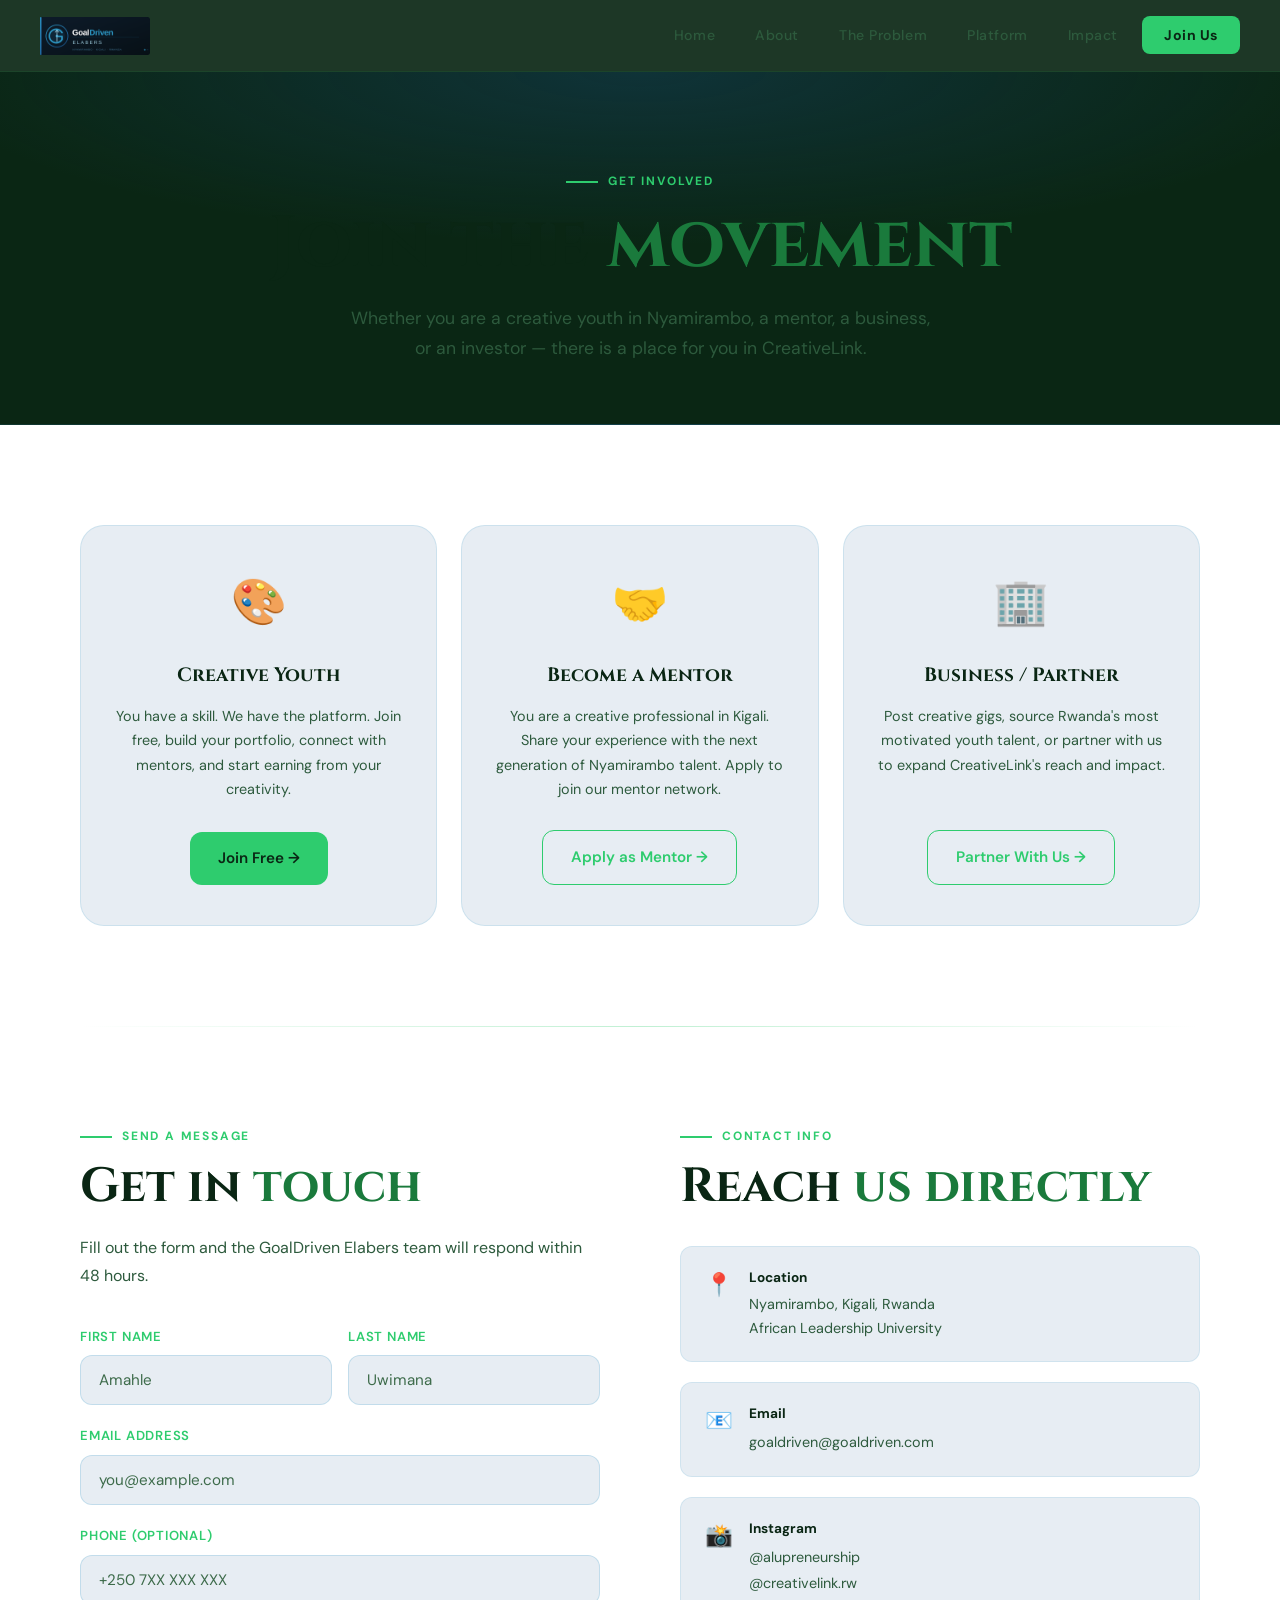
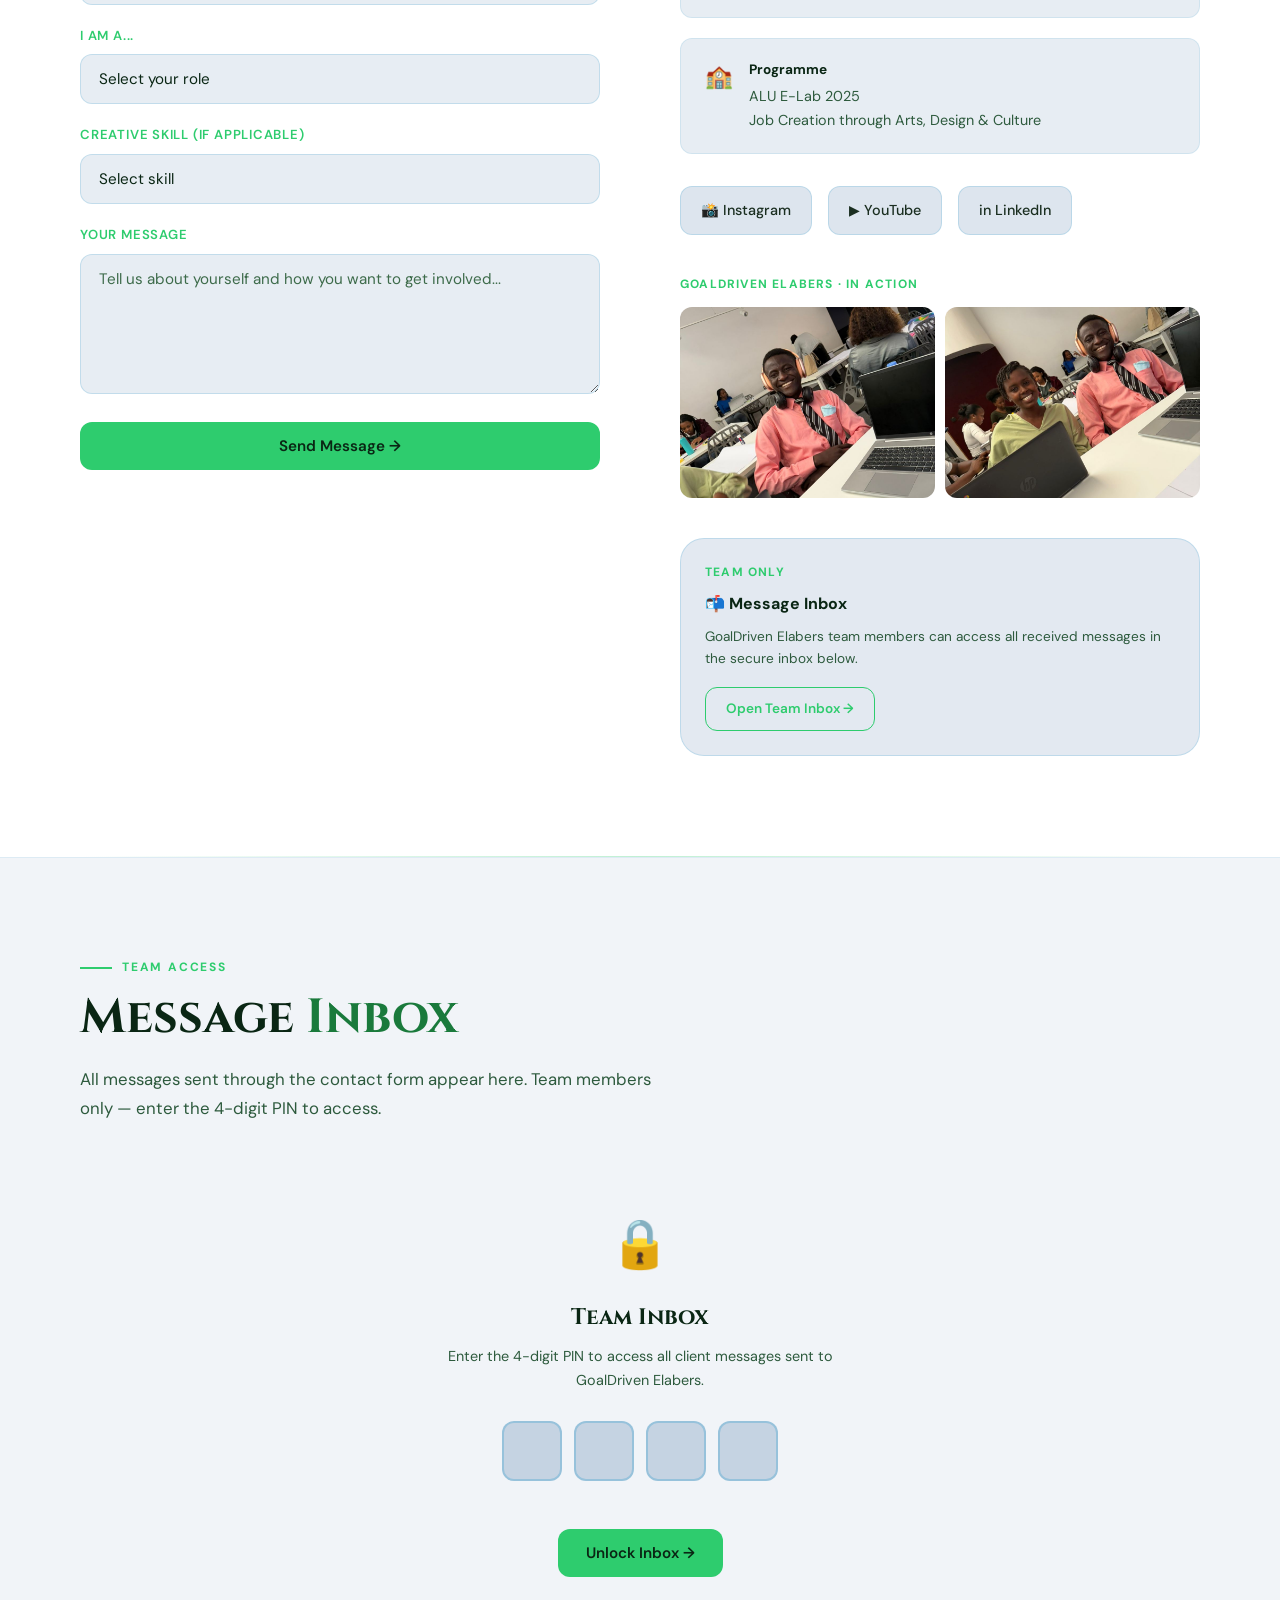
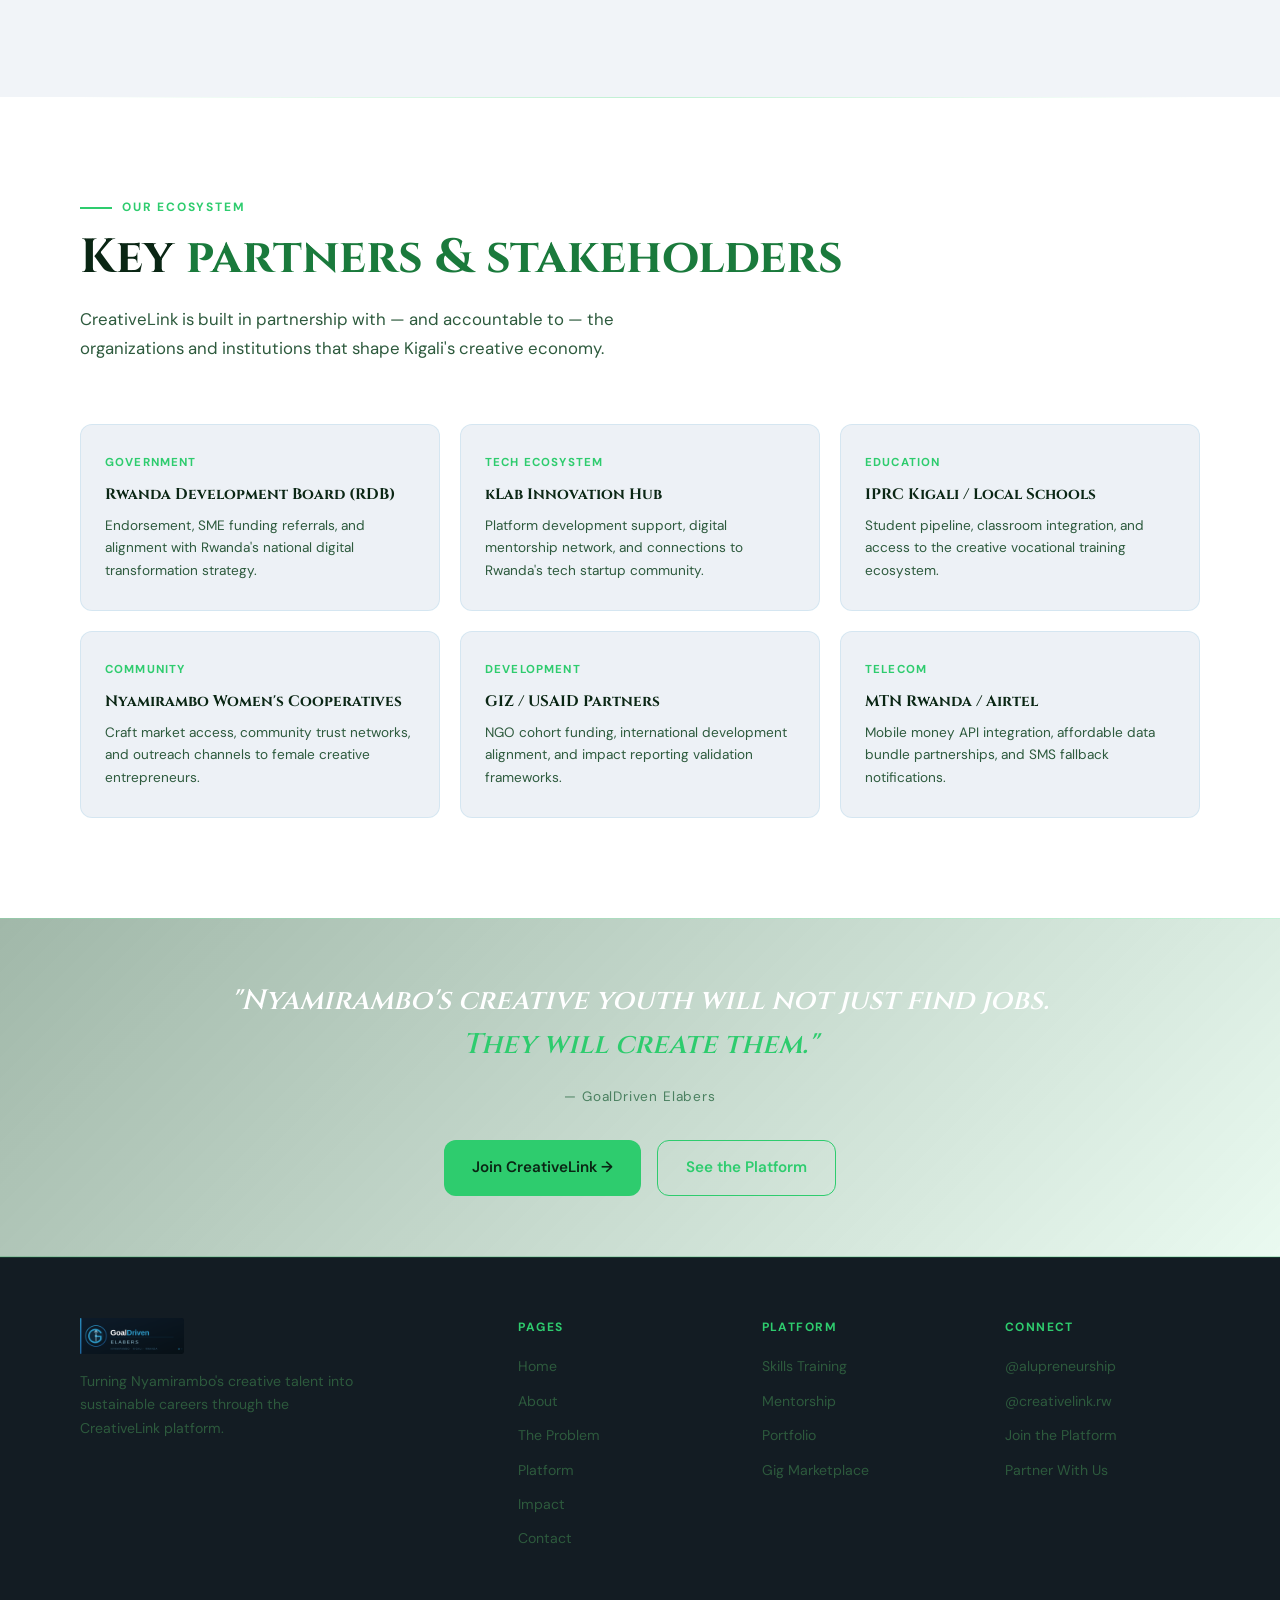
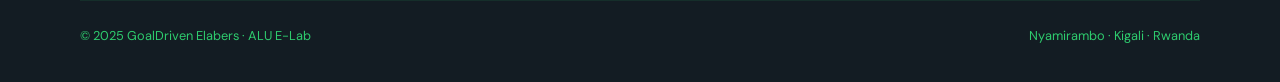
<file: contact.html>
<!DOCTYPE html>
<html lang="en">
<head>
  <meta charset="UTF-8" />
  <meta name="viewport" content="width=device-width, initial-scale=1.0" />
  <title>Join Us & Messages — CreativeLink</title>
  <link rel="stylesheet" href="css/style.css" />
  <style>
    .reveal { opacity: 0; transform: translateY(30px); transition: opacity 0.7s ease, transform 0.7s ease; }
    .reveal.revealed { opacity: 1; transform: translateY(0); }
    .reveal-delay-1 { transition-delay: 0.1s; }
    .reveal-delay-2 { transition-delay: 0.2s; }
    .reveal-delay-3 { transition-delay: 0.3s; }

    .page-hero {
      padding: 100px 80px 60px;
      background: radial-gradient(ellipse 80% 70% at 50% 0%, rgba(27,79,138,0.3) 0%, transparent 70%), var(--navy);
      border-bottom: 1px solid rgba(46,156,202,0.12);
      text-align: center;
    }

    /* Join options */
    .join-grid { display: grid; grid-template-columns: repeat(3, 1fr); gap: 24px; }
    .join-card {
      background: rgba(27,79,138,0.1);
      border: 1px solid rgba(46,156,202,0.15);
      border-radius: var(--radius-lg);
      padding: 40px 32px;
      text-align: center;
      transition: all var(--transition);
      display: flex; flex-direction: column; align-items: center;
    }
    .join-card:hover { border-color: rgba(46,156,202,0.4); transform: translateY(-4px); box-shadow: var(--glow); }
    .join-icon { font-size: 2.8rem; margin-bottom: 20px; }
    .join-card h3 { font-family: var(--font-display); font-size: 1.2rem; color: var(--navy); margin-bottom: 12px; }
    .join-card p { font-size: 0.9rem; color: #2d5a3d; line-height: 1.7; margin-bottom: 28px; flex: 1; }

    /* Form */
    .form-grid { display: grid; grid-template-columns: 1fr 1fr; gap: 80px; align-items: start; }
    .form-group { margin-bottom: 20px; }
    .form-group label {
      display: block; font-size: 0.82rem; font-weight: 600; color: var(--sky);
      letter-spacing: 0.06em; text-transform: uppercase; margin-bottom: 8px;
    }
    .form-group input,
    .form-group select,
    .form-group textarea {
      width: 100%; background: rgba(27,79,138,0.1); border: 1px solid rgba(46,156,202,0.2);
      border-radius: var(--radius); padding: 14px 18px; color: var(--navy);
      font-family: var(--font-body); font-size: 0.95rem; outline: none;
      transition: border-color var(--transition); appearance: none;
    }
    .form-group input:focus,
    .form-group select:focus,
    .form-group textarea:focus { border-color: var(--sky); background: rgba(46,156,202,0.08); }
    .form-group input::placeholder, .form-group textarea::placeholder { color: #3d6b4a; }
    .form-group select option { background: var(--navy); color: var(--navy); }
    .form-group textarea { resize: vertical; min-height: 140px; }
    .form-row { display: grid; grid-template-columns: 1fr 1fr; gap: 16px; }

    /* Contact info */
    .contact-info { display: flex; flex-direction: column; gap: 20px; }
    .info-item {
      display: flex; align-items: flex-start; gap: 16px;
      padding: 20px 24px; background: rgba(27,79,138,0.1);
      border: 1px solid rgba(46,156,202,0.12); border-radius: var(--radius);
      transition: all var(--transition);
    }
    .info-item:hover { border-color: rgba(46,156,202,0.3); }
    .info-icon { font-size: 1.4rem; flex-shrink: 0; }
    .info-item h4 { font-size: 0.85rem; font-weight: 700; color: var(--navy); margin-bottom: 4px; }
    .info-item p, .info-item a { font-size: 0.9rem; color: #2d5a3d; }
    .info-item a:hover { color: var(--sky); }
    .social-row { display: flex; gap: 16px; flex-wrap: wrap; margin-top: 32px; }
    .social-btn {
      display: inline-flex; align-items: center; gap: 10px;
      background: rgba(27,79,138,0.15); border: 1px solid rgba(46,156,202,0.2);
      border-radius: var(--radius); padding: 12px 20px; color: var(--text);
      font-size: 0.9rem; font-weight: 500; transition: all var(--transition); text-decoration: none;
    }
    .social-btn:hover { border-color: var(--sky); background: rgba(46,156,202,0.1); color: var(--sky); }

    /* ── INBOX ── */
    #inbox-section {
      background: rgba(27,79,138,0.06);
      border-top: 1px solid rgba(46,156,202,0.1);
    }
    .inbox-lock {
      max-width: 420px; margin: 0 auto; text-align: center; padding: 20px 0;
    }
    .inbox-lock .lock-icon { font-size: 3rem; margin-bottom: 16px; }
    .inbox-lock h3 { font-family: var(--font-display); font-size: 1.4rem; color: var(--navy); margin-bottom: 8px; }
    .inbox-lock p { color: #2d5a3d; margin-bottom: 28px; font-size: 0.9rem; line-height: 1.7; }
    .pin-input-row { display: flex; gap: 12px; justify-content: center; margin-bottom: 16px; }
    .pin-input-row input {
      width: 60px; height: 60px; text-align: center; font-size: 1.6rem; font-weight: 700;
      background: rgba(27,79,138,0.2); border: 2px solid rgba(46,156,202,0.3);
      border-radius: var(--radius); color: var(--navy); outline: none;
      transition: border-color var(--transition);
    }
    .pin-input-row input:focus { border-color: var(--sky); }
    #pin-error { color: #ff6b6b; font-size: 0.85rem; min-height: 20px; margin-bottom: 8px; }

    /* Inbox panel */
    #inbox-panel { display: none; }
    .inbox-header {
      display: flex; align-items: center; justify-content: space-between;
      margin-bottom: 28px; flex-wrap: wrap; gap: 16px;
    }
    .inbox-header h3 { font-family: var(--font-display); font-size: 1.4rem; color: var(--navy); }
    .inbox-stats { display: flex; gap: 20px; }
    .inbox-stat {
      background: rgba(27,79,138,0.2); border: 1px solid rgba(46,156,202,0.2);
      border-radius: var(--radius); padding: 10px 18px; text-align: center;
    }
    .inbox-stat .num { font-size: 1.4rem; font-weight: 700; color: var(--sky); }
    .inbox-stat .lbl { font-size: 0.72rem; color: #3d6b4a; text-transform: uppercase; letter-spacing: 0.07em; }
    .inbox-actions { display: flex; gap: 12px; }
    .msg-filter {
      display: flex; gap: 8px; margin-bottom: 20px; flex-wrap: wrap;
    }
    .filter-btn {
      background: rgba(27,79,138,0.1); border: 1px solid rgba(46,156,202,0.15);
      border-radius: 100px; padding: 6px 16px; color: #2d5a3d;
      font-size: 0.8rem; font-weight: 600; cursor: pointer; transition: all var(--transition);
    }
    .filter-btn.active, .filter-btn:hover { background: rgba(46,156,202,0.15); border-color: var(--sky); color: var(--sky); }
    .messages-list { display: flex; flex-direction: column; gap: 12px; }
    .msg-card {
      background: rgba(255,255,255,0.03); border: 1px solid rgba(46,156,202,0.15);
      border-radius: var(--radius-lg); padding: 20px 24px;
      transition: all var(--transition); cursor: pointer; position: relative;
    }
    .msg-card:hover { border-color: rgba(46,156,202,0.4); background: rgba(27,79,138,0.15); }
    .msg-card.unread { border-left: 3px solid var(--sky); }
    .msg-card.unread .msg-name { color: var(--navy); }
    .msg-top { display: flex; align-items: flex-start; justify-content: space-between; gap: 16px; margin-bottom: 8px; }
    .msg-name { font-weight: 700; font-size: 0.95rem; color: var(--light); }
    .msg-time { font-size: 0.75rem; color: #3d6b4a; flex-shrink: 0; }
    .msg-meta { display: flex; gap: 10px; margin-bottom: 8px; flex-wrap: wrap; }
    .msg-tag {
      font-size: 0.7rem; font-weight: 700; padding: 3px 10px; border-radius: 100px;
      text-transform: uppercase; letter-spacing: 0.07em;
    }
    .msg-tag.youth { background: rgba(46,156,202,0.15); color: var(--sky); }
    .msg-tag.mentor { background: rgba(46,175,100,0.15); color: #4ecb71; }
    .msg-tag.business { background: rgba(255,193,7,0.15); color: #ffc107; }
    .msg-tag.investor { background: rgba(212,175,55,0.2); color: #d4af37; }
    .msg-tag.other { background: rgba(150,100,200,0.15); color: #b57bee; }
    .msg-tag.unread-badge { background: rgba(46,156,202,0.2); color: var(--sky); }
    .msg-preview { font-size: 0.88rem; color: #2d5a3d; line-height: 1.5; }
    .msg-email { font-size: 0.78rem; color: #3d6b4a; margin-top: 4px; }

    /* Message detail modal */
    .msg-detail {
      display: none; position: fixed; inset: 0; z-index: 9999;
      background: rgba(8,18,32,0.92); align-items: center; justify-content: center; padding: 24px;
    }
    .msg-detail.open { display: flex; }
    .msg-detail-inner {
      background: #0d1b2a; border: 1px solid rgba(46,156,202,0.25);
      border-radius: var(--radius-lg); width: 100%; max-width: 620px;
      max-height: 85vh; overflow-y: auto; padding: 36px 40px;
    }
    .msg-detail-header { display: flex; justify-content: space-between; align-items: flex-start; margin-bottom: 24px; }
    .msg-detail-header h4 { font-family: var(--font-display); font-size: 1.2rem; color: var(--navy); }
    .close-btn {
      background: rgba(255,255,255,0.08); border: 1px solid rgba(255,255,255,0.12);
      border-radius: 50%; width: 36px; height: 36px; color: #2d5a3d;
      font-size: 1rem; cursor: pointer; display: flex; align-items: center; justify-content: center;
      transition: all var(--transition); flex-shrink: 0;
    }
    .close-btn:hover { background: rgba(255,100,100,0.2); color: #ff6b6b; border-color: #ff6b6b; }
    .detail-field { margin-bottom: 14px; }
    .detail-label { font-size: 0.75rem; text-transform: uppercase; letter-spacing: 0.08em; color: #3d6b4a; margin-bottom: 4px; }
    .detail-val { font-size: 0.95rem; color: var(--text); }
    .detail-msg {
      background: rgba(27,79,138,0.1); border: 1px solid rgba(46,156,202,0.15);
      border-radius: var(--radius); padding: 16px 20px; color: #2d5a3d;
      line-height: 1.75; font-size: 0.95rem; margin-top: 8px;
    }
    .reply-btn {
      display: inline-flex; align-items: center; gap: 8px; margin-top: 20px;
      background: rgba(46,156,202,0.15); border: 1px solid var(--sky);
      border-radius: var(--radius); padding: 12px 24px;
      color: var(--sky); font-weight: 600; font-size: 0.9rem;
      text-decoration: none; transition: all var(--transition); cursor: pointer;
    }
    .reply-btn:hover { background: rgba(46,156,202,0.25); }
    .mark-read-btn {
      display: inline-flex; align-items: center; gap: 8px; margin-top: 20px; margin-left: 12px;
      background: rgba(78,203,113,0.1); border: 1px solid #4ecb71;
      border-radius: var(--radius); padding: 12px 24px;
      color: #4ecb71; font-weight: 600; font-size: 0.9rem; cursor: pointer;
      transition: all var(--transition);
    }
    .mark-read-btn:hover { background: rgba(78,203,113,0.2); }
    .empty-inbox {
      text-align: center; padding: 60px 20px; color: #3d6b4a;
    }
    .empty-inbox .ico { font-size: 3rem; margin-bottom: 16px; opacity: 0.5; }
    .logout-btn {
      background: transparent; border: 1px solid rgba(255,100,100,0.3);
      border-radius: var(--radius); padding: 8px 18px; color: rgba(255,150,150,0.8);
      font-size: 0.82rem; cursor: pointer; transition: all var(--transition);
    }
    .logout-btn:hover { border-color: #ff6b6b; color: #ff6b6b; background: rgba(255,100,100,0.08); }

    /* Partners */
    .partner-grid { display: grid; grid-template-columns: repeat(3, 1fr); gap: 20px; }
    .partner-card {
      background: rgba(27,79,138,0.08); border: 1px solid rgba(46,156,202,0.12);
      border-radius: var(--radius); padding: 28px 24px; transition: all var(--transition);
    }
    .partner-card:hover { border-color: rgba(46,156,202,0.3); transform: translateY(-3px); }
    .partner-card h4 { font-family: var(--font-display); font-size: 0.95rem; color: var(--navy); margin-bottom: 8px; }
    .partner-card p { font-size: 0.85rem; color: #2d5a3d; line-height: 1.65; }
    .partner-type { font-size: 0.72rem; font-weight: 700; letter-spacing: 0.1em; color: var(--sky); text-transform: uppercase; margin-bottom: 10px; }

    @media (max-width: 1024px) {
      .join-grid { grid-template-columns: 1fr; }
      .form-grid { grid-template-columns: 1fr; }
      .partner-grid { grid-template-columns: repeat(2, 1fr); }
    }
    @media (max-width: 768px) {
      .page-hero { padding: 80px 24px 48px; }
      .form-row { grid-template-columns: 1fr; }
      .partner-grid { grid-template-columns: 1fr; }
      .inbox-stats { flex-wrap: wrap; }
      .msg-detail-inner { padding: 24px 20px; }
    }
  </style>
</head>
<body>

<nav id="navbar">
  <a class="nav-logo" href="index.html"><img src="assets/logo_horizontal.png" alt="GoalDriven Elabers" /></a>
  <ul class="nav-links">
    <li><a href="index.html">Home</a></li>
    <li><a href="about.html">About</a></li>
    <li><a href="problem.html">The Problem</a></li>
    <li><a href="platform.html">Platform</a></li>
    <li><a href="impact.html">Impact</a></li>
    <li><a href="contact.html" class="nav-cta">Join Us</a></li>
  </ul>
  <div class="nav-hamburger"><span></span><span></span><span></span></div>
</nav>

<div class="page">

  <!-- HERO -->
  <div class="page-hero">
    <div class="section-label" style="justify-content:center;">Get Involved</div>
    <h1 class="section-title" style="font-size:clamp(2.5rem,6vw,4.5rem);margin-bottom:16px;">Join the <span>movement</span></h1>
    <p style="font-size:1.1rem;color:#2d5a3d;max-width:580px;margin:0 auto;line-height:1.75;">Whether you are a creative youth in Nyamirambo, a mentor, a business, or an investor — there is a place for you in CreativeLink.</p>
  </div>

  <!-- JOIN OPTIONS -->
  <section>
    <div class="join-grid">
      <div class="join-card reveal">
        <div class="join-icon">🎨</div>
        <h3>Creative Youth</h3>
        <p>You have a skill. We have the platform. Join free, build your portfolio, connect with mentors, and start earning from your creativity.</p>
        <a href="#contact-form" class="btn btn-primary">Join Free →</a>
      </div>
      <div class="join-card reveal reveal-delay-1">
        <div class="join-icon">🤝</div>
        <h3>Become a Mentor</h3>
        <p>You are a creative professional in Kigali. Share your experience with the next generation of Nyamirambo talent. Apply to join our mentor network.</p>
        <a href="#contact-form" class="btn btn-outline">Apply as Mentor →</a>
      </div>
      <div class="join-card reveal reveal-delay-2">
        <div class="join-icon">🏢</div>
        <h3>Business / Partner</h3>
        <p>Post creative gigs, source Rwanda's most motivated youth talent, or partner with us to expand CreativeLink's reach and impact.</p>
        <a href="#contact-form" class="btn btn-outline">Partner With Us →</a>
      </div>
    </div>
  </section>

  <div class="divider"></div>

  <!-- CONTACT FORM + INFO -->
  <section id="contact-form">
    <div class="form-grid">

      <!-- FORM -->
      <div>
        <div class="section-label">Send a Message</div>
        <h2 class="section-title">Get in <span>touch</span></h2>
        <p style="color:#2d5a3d;margin-bottom:36px;line-height:1.75;">Fill out the form and the GoalDriven Elabers team will respond within 48 hours.</p>

        <form id="contact-form-el" onsubmit="handleSubmit(event)">
          <div class="form-row">
            <div class="form-group">
              <label>First Name</label>
              <input type="text" id="f-first" placeholder="Amahle" required />
            </div>
            <div class="form-group">
              <label>Last Name</label>
              <input type="text" id="f-last" placeholder="Uwimana" required />
            </div>
          </div>
          <div class="form-group">
            <label>Email Address</label>
            <input type="email" id="f-email" placeholder="you@example.com" required />
          </div>
          <div class="form-group">
            <label>Phone (Optional)</label>
            <input type="tel" id="f-phone" placeholder="+250 7XX XXX XXX" />
          </div>
          <div class="form-group">
            <label>I am a...</label>
            <select id="f-role" required>
              <option value="" disabled selected>Select your role</option>
              <option>Creative Youth (Nyamirambo)</option>
              <option>Creative Professional / Mentor</option>
              <option>Business / Event Organizer</option>
              <option>NGO / Development Organization</option>
              <option>Investor / Grant Maker</option>
              <option>Journalist / Media</option>
              <option>Other</option>
            </select>
          </div>
          <div class="form-group">
            <label>Creative Skill (if applicable)</label>
            <select id="f-skill">
              <option value="" disabled selected>Select skill</option>
              <option>Tailoring / Fashion</option>
              <option>Music / Audio Production</option>
              <option>Graphic Design</option>
              <option>Photography / Videography</option>
              <option>Crafts / Handmade Goods</option>
              <option>Other Creative Skill</option>
              <option>N/A</option>
            </select>
          </div>
          <div class="form-group">
            <label>Your Message</label>
            <textarea id="f-msg" placeholder="Tell us about yourself and how you want to get involved..."></textarea>
          </div>
          <button type="submit" class="btn btn-primary" style="width:100%;justify-content:center;">
            Send Message →
          </button>
        </form>

        <div id="form-success" style="display:none;margin-top:20px;padding:20px;background:rgba(46,156,202,0.1);border:1px solid rgba(46,156,202,0.3);border-radius:var(--radius);color:var(--sky);text-align:center;">
          ✅ Message received! The GoalDriven Elabers team will be in touch within 48 hours.
        </div>
      </div>

      <!-- CONTACT INFO -->
      <div>
        <div class="section-label">Contact Info</div>
        <h2 class="section-title">Reach <span>us directly</span></h2>
        <div class="contact-info" style="margin-top:32px;">
          <div class="info-item reveal">
            <span class="info-icon">📍</span>
            <div>
              <h4>Location</h4>
              <p>Nyamirambo, Kigali, Rwanda<br/>African Leadership University</p>
            </div>
          </div>
          <div class="info-item reveal reveal-delay-1">
            <span class="info-icon">📧</span>
            <div>
              <h4>Email</h4>
              <a href="mailto:goaldriven@goaldriven.com">goaldriven@goaldriven.com</a>
            </div>
          </div>
          <div class="info-item reveal reveal-delay-2">
            <span class="info-icon">📸</span>
            <div>
              <h4>Instagram</h4>
              <a href="#">@alupreneurship</a><br/>
              <a href="#">@creativelink.rw</a>
            </div>
          </div>
          <div class="info-item reveal reveal-delay-3">
            <span class="info-icon">🏫</span>
            <div>
              <h4>Programme</h4>
              <p>ALU E-Lab 2025<br/>Job Creation through Arts, Design & Culture</p>
            </div>
          </div>
        </div>
        <div class="social-row">
          <a href="#" class="social-btn">📸 Instagram</a>
          <a href="#" class="social-btn">▶ YouTube</a>
          <a href="#" class="social-btn">in LinkedIn</a>
        </div>

        <!-- TEAM PHOTOS -->
        <div style="margin-top:40px;" class="reveal">
          <div style="font-size:0.75rem;font-weight:700;letter-spacing:0.1em;text-transform:uppercase;color:var(--sky);margin-bottom:12px;">GoalDriven Elabers · In Action</div>
          <div style="display:grid;grid-template-columns:1fr 1fr;gap:10px;">
            <div style="border-radius:var(--radius);overflow:hidden;aspect-ratio:4/3;">
              <img src="assets/group5.jpeg" alt="GoalDriven Elabers" style="width:100%;height:100%;object-fit:cover;display:block;"/>
            </div>
            <div style="border-radius:var(--radius);overflow:hidden;aspect-ratio:4/3;">
              <img src="assets/group3.jpeg" alt="GoalDriven Elabers at ALU" style="width:100%;height:100%;object-fit:cover;display:block;"/>
            </div>
          </div>
        </div>
        <div style="margin-top:40px;padding:24px;background:rgba(27,79,138,0.12);border:1px solid rgba(46,156,202,0.2);border-radius:var(--radius-lg);">
          <div style="font-size:0.75rem;font-weight:700;letter-spacing:0.1em;text-transform:uppercase;color:var(--sky);margin-bottom:8px;">Team Only</div>
          <h4 style="color:var(--navy);margin-bottom:8px;">📬 Message Inbox</h4>
          <p style="font-size:0.85rem;color:#2d5a3d;margin-bottom:16px;line-height:1.65;">GoalDriven Elabers team members can access all received messages in the secure inbox below.</p>
          <a href="#inbox-section" class="btn btn-outline" style="font-size:0.85rem;padding:10px 20px;">Open Team Inbox →</a>
        </div>
      </div>
    </div>
  </section>

  <div class="divider"></div>

  <!-- ── TEAM INBOX ── -->
  <section id="inbox-section">
    <div class="section-label">Team Access</div>
    <h2 class="section-title">Message <span>Inbox</span></h2>
    <p class="section-desc">All messages sent through the contact form appear here. Team members only — enter the 4-digit PIN to access.</p>

    <!-- LOCK SCREEN -->
    <div id="inbox-lock" class="inbox-lock">
      <div class="lock-icon">🔒</div>
      <h3>Team Inbox</h3>
      <p>Enter the 4-digit PIN to access all client messages sent to GoalDriven Elabers.</p>
      <div class="pin-input-row">
        <input type="password" maxlength="1" class="pin-digit" id="p1" inputmode="numeric" />
        <input type="password" maxlength="1" class="pin-digit" id="p2" inputmode="numeric" />
        <input type="password" maxlength="1" class="pin-digit" id="p3" inputmode="numeric" />
        <input type="password" maxlength="1" class="pin-digit" id="p4" inputmode="numeric" />
      </div>
      <div id="pin-error"></div>
      <button class="btn btn-primary" onclick="checkPin()" style="margin-top:4px;">Unlock Inbox →</button>
    </div>

    <!-- INBOX PANEL -->
    <div id="inbox-panel">
      <div class="inbox-header">
        <div>
          <h3>📬 GoalDriven Inbox</h3>
          <p style="font-size:0.85rem;color:#2d5a3d;margin-top:4px;">Messages sent to goaldriven@goaldriven.com</p>
        </div>
        <div style="display:flex;align-items:center;gap:16px;flex-wrap:wrap;">
          <div class="inbox-stats">
            <div class="inbox-stat">
              <div class="num" id="stat-total">0</div>
              <div class="lbl">Total</div>
            </div>
            <div class="inbox-stat">
              <div class="num" id="stat-unread">0</div>
              <div class="lbl">Unread</div>
            </div>
          </div>
          <button class="logout-btn" onclick="lockInbox()">🔒 Lock</button>
        </div>
      </div>

      <div class="msg-filter">
        <button class="filter-btn active" onclick="filterMsgs('all', this)">All</button>
        <button class="filter-btn" onclick="filterMsgs('unread', this)">Unread</button>
        <button class="filter-btn" onclick="filterMsgs('Creative Youth (Nyamirambo)', this)">Youth</button>
        <button class="filter-btn" onclick="filterMsgs('Creative Professional / Mentor', this)">Mentors</button>
        <button class="filter-btn" onclick="filterMsgs('Business / Event Organizer', this)">Business</button>
        <button class="filter-btn" onclick="filterMsgs('Investor / Grant Maker', this)">Investors</button>
      </div>

      <div class="messages-list" id="messages-list"></div>
    </div>
  </section>

  <!-- MESSAGE DETAIL MODAL -->
  <div class="msg-detail" id="msg-detail">
    <div class="msg-detail-inner">
      <div class="msg-detail-header">
        <h4 id="d-name">—</h4>
        <button class="close-btn" onclick="closeDetail()">✕</button>
      </div>
      <div class="detail-field">
        <div class="detail-label">Email</div>
        <div class="detail-val" id="d-email">—</div>
      </div>
      <div class="detail-field">
        <div class="detail-label">Phone</div>
        <div class="detail-val" id="d-phone">—</div>
      </div>
      <div class="detail-field">
        <div class="detail-label">Role</div>
        <div class="detail-val" id="d-role">—</div>
      </div>
      <div class="detail-field">
        <div class="detail-label">Creative Skill</div>
        <div class="detail-val" id="d-skill">—</div>
      </div>
      <div class="detail-field">
        <div class="detail-label">Received</div>
        <div class="detail-val" id="d-time">—</div>
      </div>
      <div class="detail-field">
        <div class="detail-label">Message</div>
        <div class="detail-msg" id="d-msg">—</div>
      </div>
      <div>
        <a id="d-reply" href="#" class="reply-btn">✉️ Reply via Email</a>
        <button class="mark-read-btn" id="d-mark" onclick="markCurrentRead()">✓ Mark as Read</button>
      </div>
    </div>
  </div>

  <div class="divider"></div>

  <!-- PARTNERS -->
  <section>
    <div class="section-label">Our Ecosystem</div>
    <h2 class="section-title">Key <span>partners & stakeholders</span></h2>
    <p class="section-desc">CreativeLink is built in partnership with — and accountable to — the organizations and institutions that shape Kigali's creative economy.</p>
    <div class="partner-grid">
      <div class="partner-card reveal">
        <div class="partner-type">Government</div>
        <h4>Rwanda Development Board (RDB)</h4>
        <p>Endorsement, SME funding referrals, and alignment with Rwanda's national digital transformation strategy.</p>
      </div>
      <div class="partner-card reveal reveal-delay-1">
        <div class="partner-type">Tech Ecosystem</div>
        <h4>kLab Innovation Hub</h4>
        <p>Platform development support, digital mentorship network, and connections to Rwanda's tech startup community.</p>
      </div>
      <div class="partner-card reveal reveal-delay-2">
        <div class="partner-type">Education</div>
        <h4>IPRC Kigali / Local Schools</h4>
        <p>Student pipeline, classroom integration, and access to the creative vocational training ecosystem.</p>
      </div>
      <div class="partner-card reveal">
        <div class="partner-type">Community</div>
        <h4>Nyamirambo Women's Cooperatives</h4>
        <p>Craft market access, community trust networks, and outreach channels to female creative entrepreneurs.</p>
      </div>
      <div class="partner-card reveal reveal-delay-1">
        <div class="partner-type">Development</div>
        <h4>GIZ / USAID Partners</h4>
        <p>NGO cohort funding, international development alignment, and impact reporting validation frameworks.</p>
      </div>
      <div class="partner-card reveal reveal-delay-2">
        <div class="partner-type">Telecom</div>
        <h4>MTN Rwanda / Airtel</h4>
        <p>Mobile money API integration, affordable data bundle partnerships, and SMS fallback notifications.</p>
      </div>
    </div>
  </section>

  <!-- FINAL CTA -->
  <div class="band" style="text-align:center;">
    <p class="band-quote">"Nyamirambo's creative youth will not just find jobs.<br/><span>They will create them."</span></p>
    <p class="band-attr">— GoalDriven Elabers</p>
    <div style="margin-top:32px;display:flex;gap:16px;justify-content:center;flex-wrap:wrap;">
      <a href="#contact-form" class="btn btn-primary">Join CreativeLink →</a>
      <a href="platform.html" class="btn btn-outline">See the Platform</a>
    </div>
  </div>

</div>

<footer>
  <div class="footer-grid">
    <div class="footer-brand">
      <img src="assets/logo_horizontal.png" alt="GoalDriven Elabers" />
      <p>Turning Nyamirambo's creative talent into sustainable careers through the CreativeLink platform.</p>
    </div>
    <div class="footer-col"><h4>Pages</h4><ul>
      <li><a href="index.html">Home</a></li><li><a href="about.html">About</a></li>
      <li><a href="problem.html">The Problem</a></li><li><a href="platform.html">Platform</a></li>
      <li><a href="impact.html">Impact</a></li><li><a href="contact.html">Contact</a></li>
    </ul></div>
    <div class="footer-col"><h4>Platform</h4><ul>
      <li><a href="platform.html#skills">Skills Training</a></li>
      <li><a href="platform.html#mentors">Mentorship</a></li>
      <li><a href="platform.html#portfolio">Portfolio</a></li>
      <li><a href="platform.html#gigs">Gig Marketplace</a></li>
    </ul></div>
    <div class="footer-col"><h4>Connect</h4><ul>
      <li><a href="#">@alupreneurship</a></li>
      <li><a href="#">@creativelink.rw</a></li>
      <li><a href="contact.html">Join the Platform</a></li>
      <li><a href="contact.html">Partner With Us</a></li>
    </ul></div>
  </div>
  <div class="footer-bottom">
    <span>© 2025 <span>GoalDriven Elabers</span> · ALU E-Lab</span>
    <span>Nyamirambo · Kigali · Rwanda</span>
  </div>
</footer>

<script src="js/main.js"></script>
<script>
  // ── Storage key ──────────────────────────────────────────
  const STORE_KEY = 'creativelink_messages';
  const PIN = '6440';
  let currentMsgId = null;
  let currentFilter = 'all';

  // ── Load / save messages ─────────────────────────────────
  function loadMsgs() {
    try { return JSON.parse(localStorage.getItem(STORE_KEY) || '[]'); }
    catch(e) { return []; }
  }
  function saveMsgs(msgs) {
    localStorage.setItem(STORE_KEY, JSON.stringify(msgs));
  }

  // ── Tag style by role ────────────────────────────────────
  function roleTag(role) {
    if (!role) return '';
    if (role.includes('Youth')) return 'youth';
    if (role.includes('Mentor') || role.includes('Professional')) return 'mentor';
    if (role.includes('Business') || role.includes('Event')) return 'business';
    if (role.includes('Investor')) return 'investor';
    return 'other';
  }

  // ── Submit form ──────────────────────────────────────────
  function handleSubmit(e) {
    e.preventDefault();
    const first = document.getElementById('f-first').value.trim();
    const last  = document.getElementById('f-last').value.trim();
    const email = document.getElementById('f-email').value.trim();
    const phone = document.getElementById('f-phone').value.trim();
    const role  = document.getElementById('f-role').value;
    const skill = document.getElementById('f-skill').value;
    const msg   = document.getElementById('f-msg').value.trim();

    const msgs = loadMsgs();
    msgs.unshift({
      id: Date.now(),
      name: first + ' ' + last,
      email, phone, role, skill, msg,
      time: new Date().toLocaleString('en-GB', { day:'2-digit', month:'short', year:'numeric', hour:'2-digit', minute:'2-digit' }),
      read: false
    });
    saveMsgs(msgs);

    document.getElementById('contact-form-el').reset();
    document.getElementById('form-success').style.display = 'block';
    setTimeout(() => document.getElementById('form-success').style.display = 'none', 5000);
  }

  // ── PIN check ────────────────────────────────────────────
  function checkPin() {
    const pin = ['p1','p2','p3','p4'].map(id => document.getElementById(id).value).join('');
    if (pin === PIN) {
      document.getElementById('inbox-lock').style.display = 'none';
      document.getElementById('inbox-panel').style.display = 'block';
      renderInbox();
    } else {
      document.getElementById('pin-error').textContent = 'Incorrect PIN. Please try again.';
      ['p1','p2','p3','p4'].forEach(id => document.getElementById(id).value = '');
      document.getElementById('p1').focus();
      setTimeout(() => document.getElementById('pin-error').textContent = '', 3000);
    }
  }

  function lockInbox() {
    document.getElementById('inbox-panel').style.display = 'none';
    document.getElementById('inbox-lock').style.display = 'block';
    ['p1','p2','p3','p4'].forEach(id => document.getElementById(id).value = '');
  }

  // ── Auto-advance PIN digits ──────────────────────────────
  document.querySelectorAll('.pin-digit').forEach((inp, i, arr) => {
    inp.addEventListener('input', () => {
      if (inp.value && i < arr.length - 1) arr[i+1].focus();
      if (i === arr.length - 1 && inp.value) checkPin();
    });
    inp.addEventListener('keydown', e => {
      if (e.key === 'Backspace' && !inp.value && i > 0) arr[i-1].focus();
      if (e.key === 'Enter') checkPin();
    });
  });

  // ── Render inbox ─────────────────────────────────────────
  function renderInbox() {
    const msgs = loadMsgs();
    const list = document.getElementById('messages-list');
    const unread = msgs.filter(m => !m.read).length;
    document.getElementById('stat-total').textContent  = msgs.length;
    document.getElementById('stat-unread').textContent = unread;

    let filtered = msgs;
    if (currentFilter === 'unread') filtered = msgs.filter(m => !m.read);
    else if (currentFilter !== 'all') filtered = msgs.filter(m => m.role === currentFilter);

    if (filtered.length === 0) {
      list.innerHTML = `<div class="empty-inbox"><div class="ico">📭</div><p>${msgs.length === 0 ? 'No messages yet. When clients send messages, they will appear here.' : 'No messages match this filter.'}</p></div>`;
      return;
    }

    list.innerHTML = filtered.map(m => `
      <div class="msg-card ${m.read ? '' : 'unread'}" onclick="openDetail(${m.id})">
        <div class="msg-top">
          <span class="msg-name">${m.name}</span>
          <span class="msg-time">${m.time}</span>
        </div>
        <div class="msg-meta">
          <span class="msg-tag ${roleTag(m.role)}">${m.role || 'Unknown'}</span>
          ${!m.read ? '<span class="msg-tag unread-badge">New</span>' : ''}
          ${m.skill && m.skill !== 'N/A' ? `<span class="msg-tag other">${m.skill}</span>` : ''}
        </div>
        <div class="msg-preview">${m.msg ? m.msg.substring(0, 120) + (m.msg.length > 120 ? '...' : '') : '(No message body)'}</div>
        <div class="msg-email">${m.email}</div>
      </div>
    `).join('');
  }

  // ── Filter ───────────────────────────────────────────────
  function filterMsgs(filter, btn) {
    currentFilter = filter;
    document.querySelectorAll('.filter-btn').forEach(b => b.classList.remove('active'));
    btn.classList.add('active');
    renderInbox();
  }

  // ── Open detail ──────────────────────────────────────────
  function openDetail(id) {
    const msgs = loadMsgs();
    const m = msgs.find(x => x.id === id);
    if (!m) return;
    currentMsgId = id;

    // Mark as read
    m.read = true;
    saveMsgs(msgs);
    renderInbox();

    document.getElementById('d-name').textContent  = m.name;
    document.getElementById('d-email').textContent = m.email;
    document.getElementById('d-phone').textContent = m.phone || '—';
    document.getElementById('d-role').textContent  = m.role  || '—';
    document.getElementById('d-skill').textContent = m.skill || '—';
    document.getElementById('d-time').textContent  = m.time;
    document.getElementById('d-msg').textContent   = m.msg   || '(No message)';
    document.getElementById('d-reply').href = `mailto:${m.email}?subject=Re: CreativeLink Enquiry&body=Dear ${m.name.split(' ')[0]},\n\nThank you for reaching out to GoalDriven Elabers and CreativeLink.\n\n`;
    document.getElementById('msg-detail').classList.add('open');
  }

  function closeDetail() {
    document.getElementById('msg-detail').classList.remove('open');
    currentMsgId = null;
  }

  function markCurrentRead() {
    if (!currentMsgId) return;
    const msgs = loadMsgs();
    const m = msgs.find(x => x.id === currentMsgId);
    if (m) { m.read = true; saveMsgs(msgs); renderInbox(); }
    closeDetail();
  }

  // Close modal on backdrop click
  document.getElementById('msg-detail').addEventListener('click', function(e) {
    if (e.target === this) closeDetail();
  });
</script>
</body>
</html>
</file>
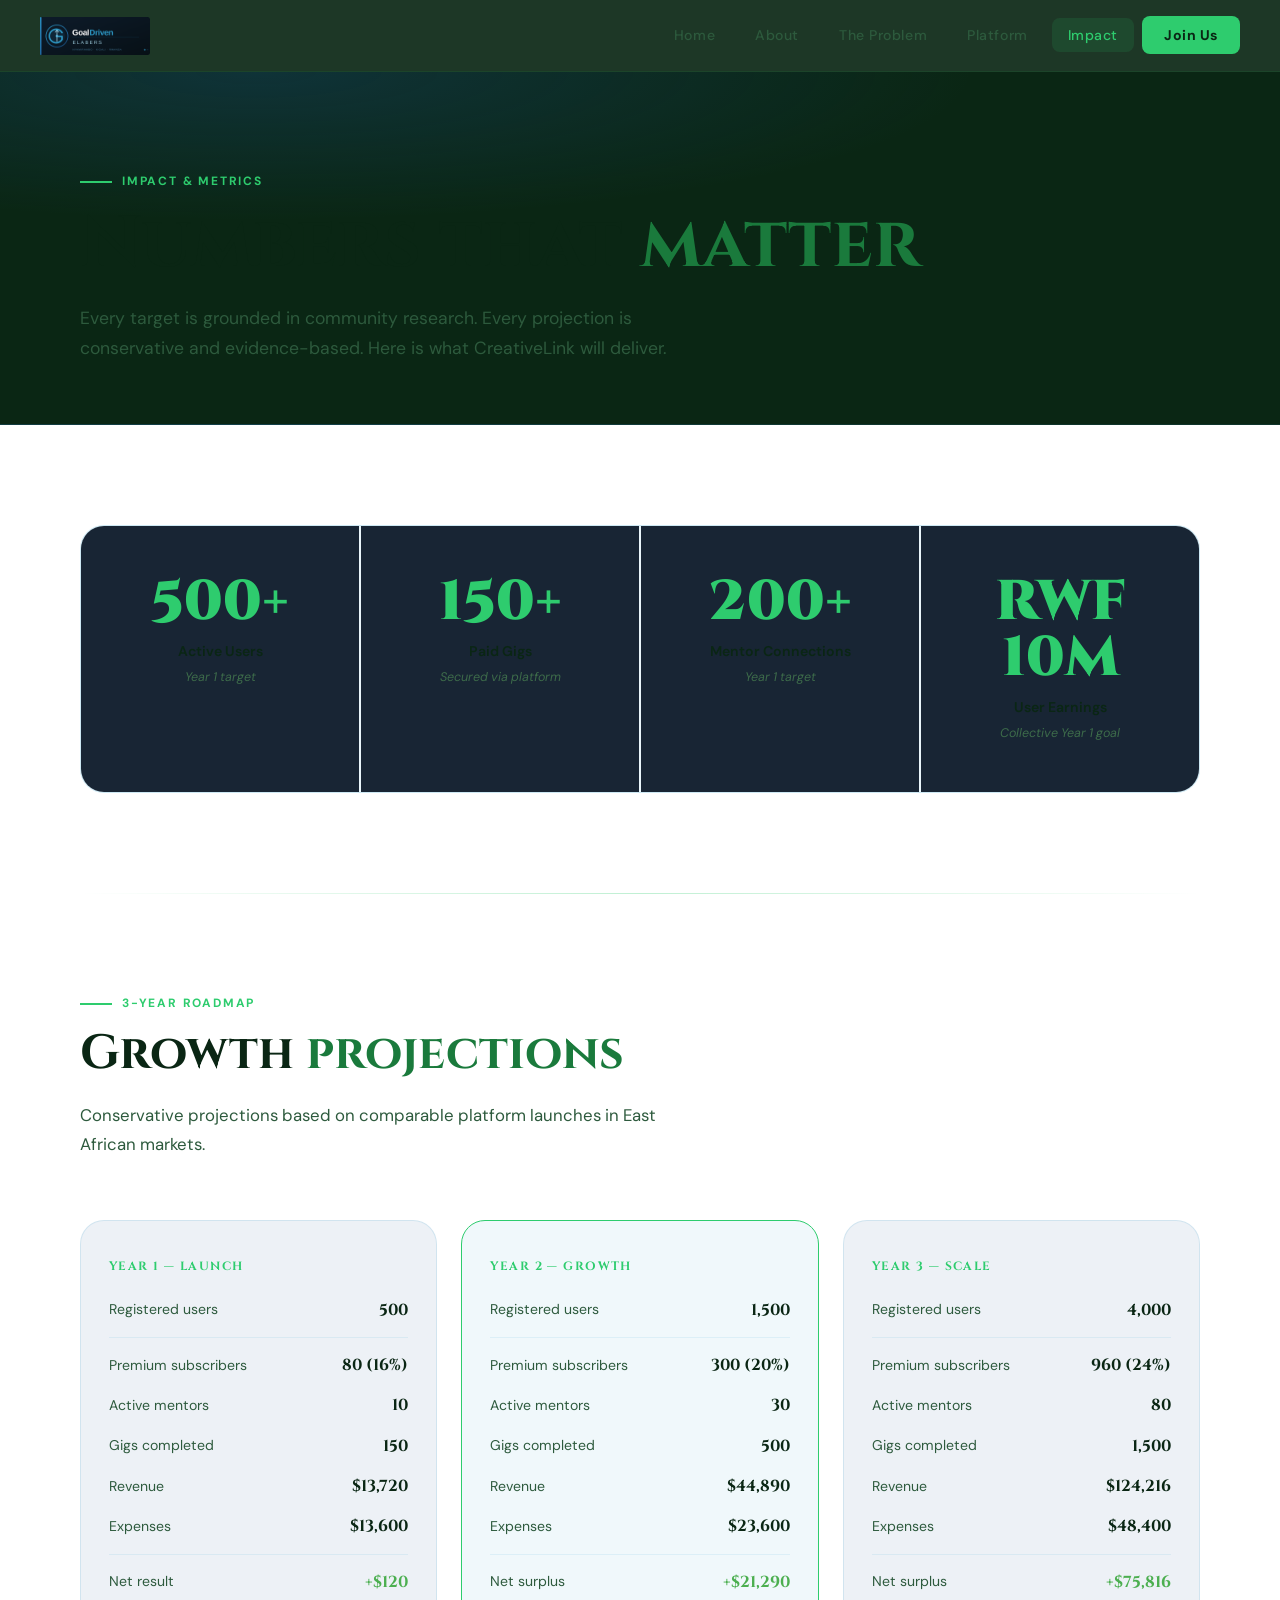
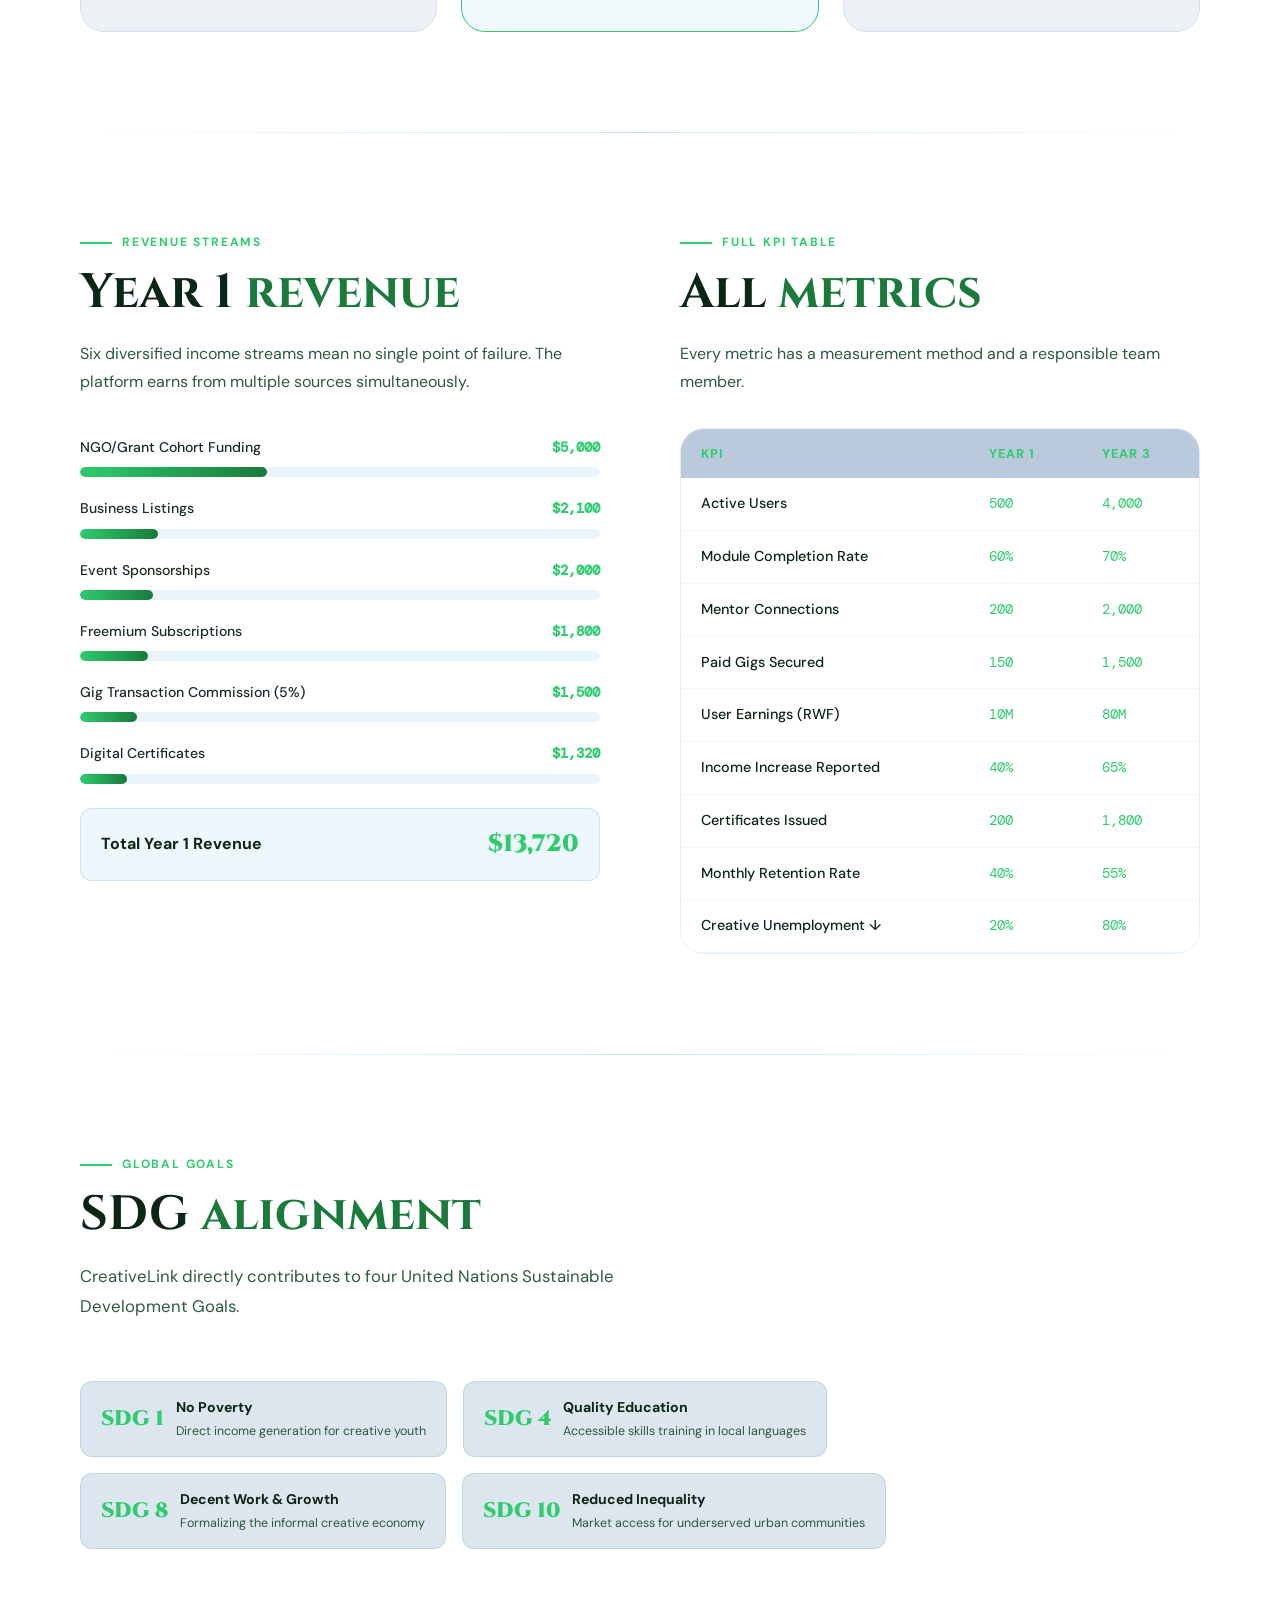
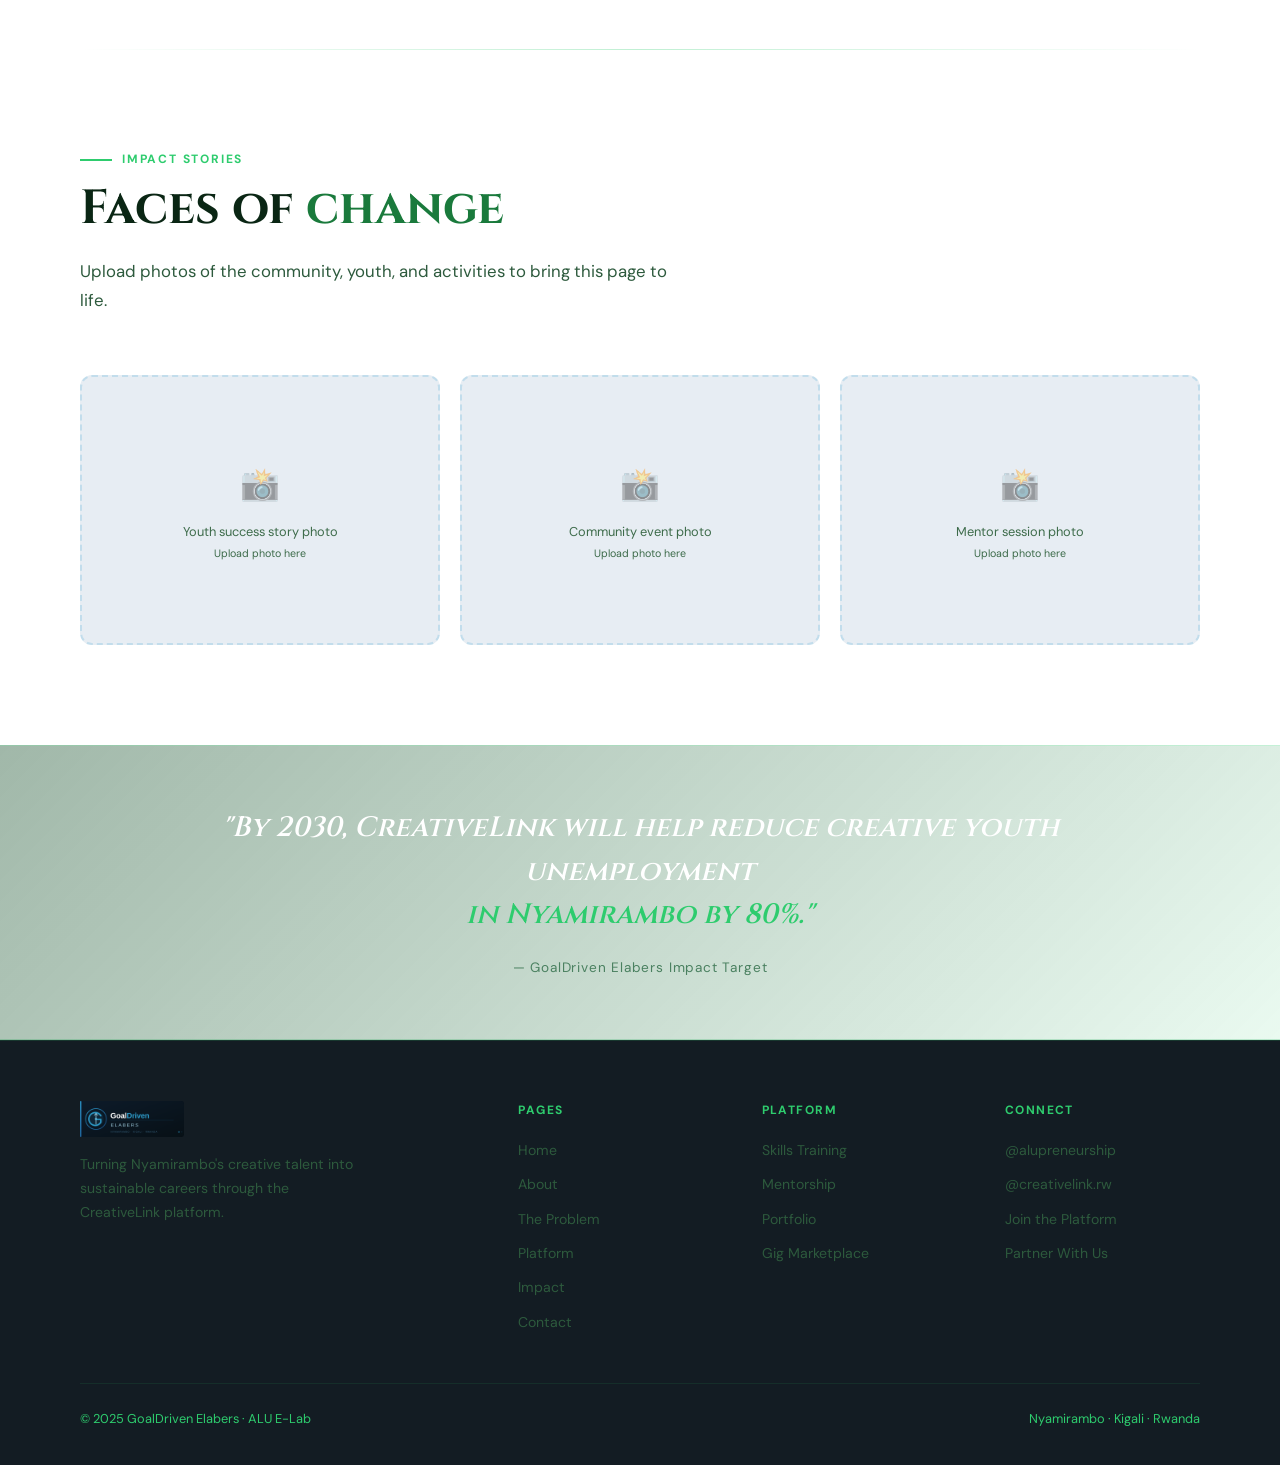
<file: impact.html>
<!DOCTYPE html>
<html lang="en">
<head>
  <meta charset="UTF-8" />
  <meta name="viewport" content="width=device-width, initial-scale=1.0" />
  <title>Impact & Stats — CreativeLink</title>
  <link rel="stylesheet" href="css/style.css" />
  <style>
    .reveal { opacity: 0; transform: translateY(30px); transition: opacity 0.7s ease, transform 0.7s ease; }
    .reveal.revealed { opacity: 1; transform: translateY(0); }
    .reveal-delay-1 { transition-delay: 0.1s; }
    .reveal-delay-2 { transition-delay: 0.2s; }
    .reveal-delay-3 { transition-delay: 0.3s; }
    .reveal-delay-4 { transition-delay: 0.4s; }

    .page-hero {
      padding: 100px 80px 60px;
      background: radial-gradient(ellipse 80% 60% at 20% 0%, rgba(27,79,138,0.3) 0%, transparent 70%), var(--navy);
      border-bottom: 1px solid rgba(46,156,202,0.12);
    }

    /* Big stats hero */
    .impact-hero-stats {
      display: grid;
      grid-template-columns: repeat(4, 1fr);
      gap: 2px;
      background: rgba(46,156,202,0.1);
      border: 1px solid rgba(46,156,202,0.15);
      border-radius: var(--radius-lg);
      overflow: hidden;
    }
    .impact-stat {
      background: rgba(13,27,42,0.95);
      padding: 48px 32px;
      text-align: center;
      transition: background var(--transition);
    }
    .impact-stat:hover { background: rgba(27,79,138,0.2); }
    .impact-stat .num {
      font-family: var(--font-display);
      font-size: 3.5rem;
      font-weight: 900;
      color: var(--sky);
      line-height: 1;
      margin-bottom: 10px;
    }
    .impact-stat .label { font-size: 0.88rem; font-weight: 600; color: var(--navy); margin-bottom: 4px; }
    .impact-stat .sub { font-size: 0.78rem; color: #3d6b4a; font-style: italic; }

    /* Year projections */
    .year-grid {
      display: grid;
      grid-template-columns: repeat(3, 1fr);
      gap: 24px;
    }
    .year-card {
      border-radius: var(--radius-lg);
      padding: 36px 28px;
      border: 1px solid rgba(46,156,202,0.15);
      background: rgba(27,79,138,0.08);
      transition: all var(--transition);
    }
    .year-card:hover { border-color: rgba(46,156,202,0.35); transform: translateY(-4px); }
    .year-card.highlighted { border-color: var(--sky); background: rgba(46,156,202,0.07); }
    .year-label {
      font-family: var(--font-display);
      font-size: 0.75rem;
      font-weight: 700;
      letter-spacing: 0.12em;
      text-transform: uppercase;
      color: var(--sky);
      margin-bottom: 20px;
    }
    .year-metrics { display: flex; flex-direction: column; gap: 14px; }
    .year-metric { display: flex; justify-content: space-between; align-items: center; }
    .year-metric .k { font-size: 0.88rem; color: #2d5a3d; }
    .year-metric .v { font-family: var(--font-display); font-weight: 700; color: var(--navy); font-size: 1rem; }
    .year-divider { height: 1px; background: rgba(46,156,202,0.1); }

    /* Financial bars */
    .finance-row {
      display: flex;
      flex-direction: column;
      gap: 20px;
    }
    .fin-item { }
    .fin-label {
      display: flex;
      justify-content: space-between;
      margin-bottom: 8px;
      font-size: 0.88rem;
    }
    .fin-label .name { color: var(--text); font-weight: 500; }
    .fin-label .amount { color: var(--sky); font-family: var(--font-mono); font-weight: 600; }
    .fin-bar-bg {
      height: 10px;
      background: rgba(46,156,202,0.1);
      border-radius: 5px;
      overflow: hidden;
    }
    .fin-bar-fill {
      height: 100%;
      background: linear-gradient(90deg, var(--sky), var(--blue));
      border-radius: 5px;
      transition: width 1.5s cubic-bezier(0.4,0,0.2,1);
    }

    /* KPI table */
    .kpi-table {
      width: 100%;
      border-collapse: collapse;
    }
    .kpi-table th {
      background: rgba(27,79,138,0.3);
      color: var(--sky);
      font-size: 0.8rem;
      font-weight: 700;
      letter-spacing: 0.08em;
      text-transform: uppercase;
      padding: 14px 20px;
      text-align: left;
    }
    .kpi-table td {
      padding: 14px 20px;
      font-size: 0.9rem;
      color: var(--text);
      border-bottom: 1px solid rgba(46,156,202,0.08);
    }
    .kpi-table tr:hover td { background: rgba(46,156,202,0.04); }
    .kpi-table td:first-child { color: var(--navy); font-weight: 500; }
    .kpi-table td:not(:first-child) { font-family: var(--font-mono); color: var(--sky); }

    /* SDG pills */
    .sdg-grid {
      display: flex;
      flex-wrap: wrap;
      gap: 16px;
    }
    .sdg-pill {
      display: flex;
      align-items: center;
      gap: 12px;
      background: rgba(27,79,138,0.15);
      border: 1px solid rgba(46,156,202,0.2);
      border-radius: var(--radius);
      padding: 14px 20px;
      transition: all var(--transition);
    }
    .sdg-pill:hover { border-color: rgba(46,156,202,0.4); background: rgba(46,156,202,0.08); }
    .sdg-num {
      font-family: var(--font-display);
      font-size: 1.3rem;
      font-weight: 900;
      color: var(--sky);
      min-width: 36px;
    }
    .sdg-text h4 { font-size: 0.88rem; font-weight: 700; color: var(--navy); margin-bottom: 2px; }
    .sdg-text p { font-size: 0.78rem; color: #2d5a3d; }

    /* Photo row */
    .impact-photos {
      display: grid;
      grid-template-columns: repeat(3, 1fr);
      gap: 20px;
    }
    .impact-photo-slot {
      aspect-ratio: 4/3;
      background: rgba(27,79,138,0.1);
      border: 2px dashed rgba(46,156,202,0.2);
      border-radius: var(--radius);
      display: flex; flex-direction: column;
      align-items: center; justify-content: center;
      gap: 10px; color: #3d6b4a;
      font-size: 0.8rem; text-align: center; padding: 16px;
      transition: all var(--transition);
    }
    .impact-photo-slot:hover { border-color: rgba(46,156,202,0.4); }
    .impact-photo-slot .ico { font-size: 2rem; opacity: 0.4; }

    @media (max-width: 1024px) {
      .impact-hero-stats { grid-template-columns: repeat(2, 1fr); }
      .year-grid { grid-template-columns: 1fr; }
      .impact-photos { grid-template-columns: repeat(2, 1fr); }
    }
    @media (max-width: 768px) {
      .page-hero { padding: 80px 24px 48px; }
      .impact-hero-stats { grid-template-columns: 1fr 1fr; }
    }
  </style>
</head>
<body>

<nav id="navbar">
  <a class="nav-logo" href="index.html"><img src="assets/logo_horizontal.png" alt="GoalDriven Elabers" /></a>
  <ul class="nav-links">
    <li><a href="index.html">Home</a></li>
    <li><a href="about.html">About</a></li>
    <li><a href="problem.html">The Problem</a></li>
    <li><a href="platform.html">Platform</a></li>
    <li><a href="impact.html">Impact</a></li>
    <li><a href="contact.html" class="nav-cta">Join Us</a></li>
  </ul>
  <div class="nav-hamburger"><span></span><span></span><span></span></div>
</nav>

<div class="page">

  <div class="page-hero">
    <div class="section-label">Impact & Metrics</div>
    <h1 class="section-title" style="font-size:clamp(2.5rem,6vw,4.5rem);margin-bottom:16px;">Numbers that <span>matter</span></h1>
    <p style="font-size:1.1rem;color:#2d5a3d;max-width:620px;line-height:1.75;">Every target is grounded in community research. Every projection is conservative and evidence-based. Here is what CreativeLink will deliver.</p>
  </div>

  <!-- IMPACT STATS GRID -->
  <section>
    <div class="impact-hero-stats reveal">
      <div class="impact-stat">
        <div class="num" data-target="500" data-suffix="+">0</div>
        <div class="label">Active Users</div>
        <div class="sub">Year 1 target</div>
      </div>
      <div class="impact-stat">
        <div class="num" data-target="150" data-suffix="+">0</div>
        <div class="label">Paid Gigs</div>
        <div class="sub">Secured via platform</div>
      </div>
      <div class="impact-stat">
        <div class="num" data-target="200" data-suffix="+">0</div>
        <div class="label">Mentor Connections</div>
        <div class="sub">Year 1 target</div>
      </div>
      <div class="impact-stat">
        <div class="num" data-target="10" data-prefix="RWF " data-suffix="M">0</div>
        <div class="label">User Earnings</div>
        <div class="sub">Collective Year 1 goal</div>
      </div>
    </div>
  </section>

  <div class="divider"></div>

  <!-- 3-YEAR PROJECTIONS -->
  <section>
    <div class="section-label">3-Year Roadmap</div>
    <h2 class="section-title">Growth <span>projections</span></h2>
    <p class="section-desc">Conservative projections based on comparable platform launches in East African markets.</p>
    <div class="year-grid">
      <div class="year-card reveal">
        <div class="year-label">Year 1 — Launch</div>
        <div class="year-metrics">
          <div class="year-metric"><span class="k">Registered users</span><span class="v">500</span></div>
          <div class="year-divider"></div>
          <div class="year-metric"><span class="k">Premium subscribers</span><span class="v">80 (16%)</span></div>
          <div class="year-metric"><span class="k">Active mentors</span><span class="v">10</span></div>
          <div class="year-metric"><span class="k">Gigs completed</span><span class="v">150</span></div>
          <div class="year-metric"><span class="k">Revenue</span><span class="v">$13,720</span></div>
          <div class="year-metric"><span class="k">Expenses</span><span class="v">$13,600</span></div>
          <div class="year-divider"></div>
          <div class="year-metric"><span class="k">Net result</span><span class="v" style="color:#4CAF50;">+$120</span></div>
        </div>
      </div>
      <div class="year-card highlighted reveal reveal-delay-1">
        <div class="year-label">Year 2 — Growth</div>
        <div class="year-metrics">
          <div class="year-metric"><span class="k">Registered users</span><span class="v">1,500</span></div>
          <div class="year-divider"></div>
          <div class="year-metric"><span class="k">Premium subscribers</span><span class="v">300 (20%)</span></div>
          <div class="year-metric"><span class="k">Active mentors</span><span class="v">30</span></div>
          <div class="year-metric"><span class="k">Gigs completed</span><span class="v">500</span></div>
          <div class="year-metric"><span class="k">Revenue</span><span class="v">$44,890</span></div>
          <div class="year-metric"><span class="k">Expenses</span><span class="v">$23,600</span></div>
          <div class="year-divider"></div>
          <div class="year-metric"><span class="k">Net surplus</span><span class="v" style="color:#4CAF50;">+$21,290</span></div>
        </div>
      </div>
      <div class="year-card reveal reveal-delay-2">
        <div class="year-label">Year 3 — Scale</div>
        <div class="year-metrics">
          <div class="year-metric"><span class="k">Registered users</span><span class="v">4,000</span></div>
          <div class="year-divider"></div>
          <div class="year-metric"><span class="k">Premium subscribers</span><span class="v">960 (24%)</span></div>
          <div class="year-metric"><span class="k">Active mentors</span><span class="v">80</span></div>
          <div class="year-metric"><span class="k">Gigs completed</span><span class="v">1,500</span></div>
          <div class="year-metric"><span class="k">Revenue</span><span class="v">$124,216</span></div>
          <div class="year-metric"><span class="k">Expenses</span><span class="v">$48,400</span></div>
          <div class="year-divider"></div>
          <div class="year-metric"><span class="k">Net surplus</span><span class="v" style="color:#4CAF50;">+$75,816</span></div>
        </div>
      </div>
    </div>
  </section>

  <div class="divider"></div>

  <!-- REVENUE BREAKDOWN -->
  <section>
    <div style="display:grid;grid-template-columns:1fr 1fr;gap:80px;align-items:start;">
      <div>
        <div class="section-label">Revenue Streams</div>
        <h2 class="section-title">Year 1 <span>revenue</span></h2>
        <p style="color:#2d5a3d;margin-bottom:40px;line-height:1.75;">Six diversified income streams mean no single point of failure. The platform earns from multiple sources simultaneously.</p>
        <div class="finance-row" id="finRows">
          <div class="fin-item reveal">
            <div class="fin-label"><span class="name">NGO/Grant Cohort Funding</span><span class="amount">$5,000</span></div>
            <div class="fin-bar-bg"><div class="fin-bar-fill" style="width:0%" data-w="36"></div></div>
          </div>
          <div class="fin-item reveal reveal-delay-1">
            <div class="fin-label"><span class="name">Business Listings</span><span class="amount">$2,100</span></div>
            <div class="fin-bar-bg"><div class="fin-bar-fill" style="width:0%" data-w="15"></div></div>
          </div>
          <div class="fin-item reveal reveal-delay-2">
            <div class="fin-label"><span class="name">Event Sponsorships</span><span class="amount">$2,000</span></div>
            <div class="fin-bar-bg"><div class="fin-bar-fill" style="width:0%" data-w="14"></div></div>
          </div>
          <div class="fin-item reveal reveal-delay-3">
            <div class="fin-label"><span class="name">Freemium Subscriptions</span><span class="amount">$1,800</span></div>
            <div class="fin-bar-bg"><div class="fin-bar-fill" style="width:0%" data-w="13"></div></div>
          </div>
          <div class="fin-item reveal reveal-delay-4">
            <div class="fin-label"><span class="name">Gig Transaction Commission (5%)</span><span class="amount">$1,500</span></div>
            <div class="fin-bar-bg"><div class="fin-bar-fill" style="width:0%" data-w="11"></div></div>
          </div>
          <div class="fin-item reveal">
            <div class="fin-label"><span class="name">Digital Certificates</span><span class="amount">$1,320</span></div>
            <div class="fin-bar-bg"><div class="fin-bar-fill" style="width:0%" data-w="9"></div></div>
          </div>
        </div>
        <div style="margin-top:24px;padding:16px 20px;background:rgba(46,156,202,0.08);border:1px solid rgba(46,156,202,0.2);border-radius:var(--radius);display:flex;justify-content:space-between;align-items:center;">
          <span style="font-weight:700;color:var(--navy);">Total Year 1 Revenue</span>
          <span style="font-family:var(--font-display);font-size:1.5rem;font-weight:900;color:var(--sky);">$13,720</span>
        </div>
      </div>
      <div>
        <div class="section-label">Full KPI Table</div>
        <h2 class="section-title">All <span>metrics</span></h2>
        <p style="color:#2d5a3d;margin-bottom:32px;line-height:1.75;">Every metric has a measurement method and a responsible team member.</p>
        <div style="border:1px solid rgba(46,156,202,0.15);border-radius:var(--radius-lg);overflow:hidden;">
          <table class="kpi-table">
            <thead>
              <tr>
                <th>KPI</th><th>Year 1</th><th>Year 3</th>
              </tr>
            </thead>
            <tbody>
              <tr><td>Active Users</td><td>500</td><td>4,000</td></tr>
              <tr><td>Module Completion Rate</td><td>60%</td><td>70%</td></tr>
              <tr><td>Mentor Connections</td><td>200</td><td>2,000</td></tr>
              <tr><td>Paid Gigs Secured</td><td>150</td><td>1,500</td></tr>
              <tr><td>User Earnings (RWF)</td><td>10M</td><td>80M</td></tr>
              <tr><td>Income Increase Reported</td><td>40%</td><td>65%</td></tr>
              <tr><td>Certificates Issued</td><td>200</td><td>1,800</td></tr>
              <tr><td>Monthly Retention Rate</td><td>40%</td><td>55%</td></tr>
              <tr><td>Creative Unemployment ↓</td><td>20%</td><td>80%</td></tr>
            </tbody>
          </table>
        </div>
      </div>
    </div>
  </section>

  <div class="divider"></div>

  <!-- SDG ALIGNMENT -->
  <section>
    <div class="section-label">Global Goals</div>
    <h2 class="section-title">SDG <span>alignment</span></h2>
    <p class="section-desc">CreativeLink directly contributes to four United Nations Sustainable Development Goals.</p>
    <div class="sdg-grid">
      <div class="sdg-pill reveal">
        <div class="sdg-num">SDG 1</div>
        <div class="sdg-text">
          <h4>No Poverty</h4>
          <p>Direct income generation for creative youth</p>
        </div>
      </div>
      <div class="sdg-pill reveal reveal-delay-1">
        <div class="sdg-num">SDG 4</div>
        <div class="sdg-text">
          <h4>Quality Education</h4>
          <p>Accessible skills training in local languages</p>
        </div>
      </div>
      <div class="sdg-pill reveal reveal-delay-2">
        <div class="sdg-num">SDG 8</div>
        <div class="sdg-text">
          <h4>Decent Work & Growth</h4>
          <p>Formalizing the informal creative economy</p>
        </div>
      </div>
      <div class="sdg-pill reveal reveal-delay-3">
        <div class="sdg-num">SDG 10</div>
        <div class="sdg-text">
          <h4>Reduced Inequality</h4>
          <p>Market access for underserved urban communities</p>
        </div>
      </div>
    </div>
  </section>

  <div class="divider"></div>

  <!-- IMPACT PHOTOS -->
  <section>
    <div class="section-label">Impact Stories</div>
    <h2 class="section-title">Faces of <span>change</span></h2>
    <p class="section-desc">Upload photos of the community, youth, and activities to bring this page to life.</p>
    <div class="impact-photos">
      <div class="impact-photo-slot reveal">
        <span class="ico">📸</span>
        <span>Youth success story photo<br/><small>Upload photo here</small></span>
      </div>
      <div class="impact-photo-slot reveal reveal-delay-1">
        <span class="ico">📸</span>
        <span>Community event photo<br/><small>Upload photo here</small></span>
      </div>
      <div class="impact-photo-slot reveal reveal-delay-2">
        <span class="ico">📸</span>
        <span>Mentor session photo<br/><small>Upload photo here</small></span>
      </div>
    </div>
  </section>

  <!-- QUOTE BAND -->
  <div class="band">
    <p class="band-quote">"By 2030, CreativeLink will help reduce creative youth unemployment<br/><span>in Nyamirambo by 80%."</span></p>
    <p class="band-attr">— GoalDriven Elabers Impact Target</p>
  </div>

</div>

<footer>
  <div class="footer-grid">
    <div class="footer-brand">
      <img src="assets/logo_horizontal.png" alt="GoalDriven Elabers" />
      <p>Turning Nyamirambo's creative talent into sustainable careers through the CreativeLink platform.</p>
    </div>
    <div class="footer-col"><h4>Pages</h4><ul>
      <li><a href="index.html">Home</a></li><li><a href="about.html">About</a></li>
      <li><a href="problem.html">The Problem</a></li><li><a href="platform.html">Platform</a></li>
      <li><a href="impact.html">Impact</a></li><li><a href="contact.html">Contact</a></li>
    </ul></div>
    <div class="footer-col"><h4>Platform</h4><ul>
      <li><a href="platform.html#skills">Skills Training</a></li><li><a href="platform.html#mentors">Mentorship</a></li>
      <li><a href="platform.html#portfolio">Portfolio</a></li><li><a href="platform.html#gigs">Gig Marketplace</a></li>
    </ul></div>
    <div class="footer-col"><h4>Connect</h4><ul>
      <li><a href="#">@alupreneurship</a></li><li><a href="#">@creativelink.rw</a></li>
      <li><a href="contact.html">Join the Platform</a></li><li><a href="contact.html">Partner With Us</a></li>
    </ul></div>
  </div>
  <div class="footer-bottom">
    <span>© 2025 <span>GoalDriven Elabers</span> · ALU E-Lab</span>
    <span>Nyamirambo · Kigali · Rwanda</span>
  </div>
</footer>

<script src="js/main.js"></script>
<script>
  // Animate revenue bars on scroll
  const barObserver = new IntersectionObserver((entries) => {
    entries.forEach(entry => {
      if (entry.isIntersecting) {
        entry.target.querySelectorAll('.fin-bar-fill').forEach(bar => {
          setTimeout(() => { bar.style.width = bar.dataset.w + '%'; }, 200);
        });
        barObserver.unobserve(entry.target);
      }
    });
  }, { threshold: 0.3 });
  document.getElementById('finRows') && barObserver.observe(document.getElementById('finRows'));
</script>
</body>
</html>
</file>
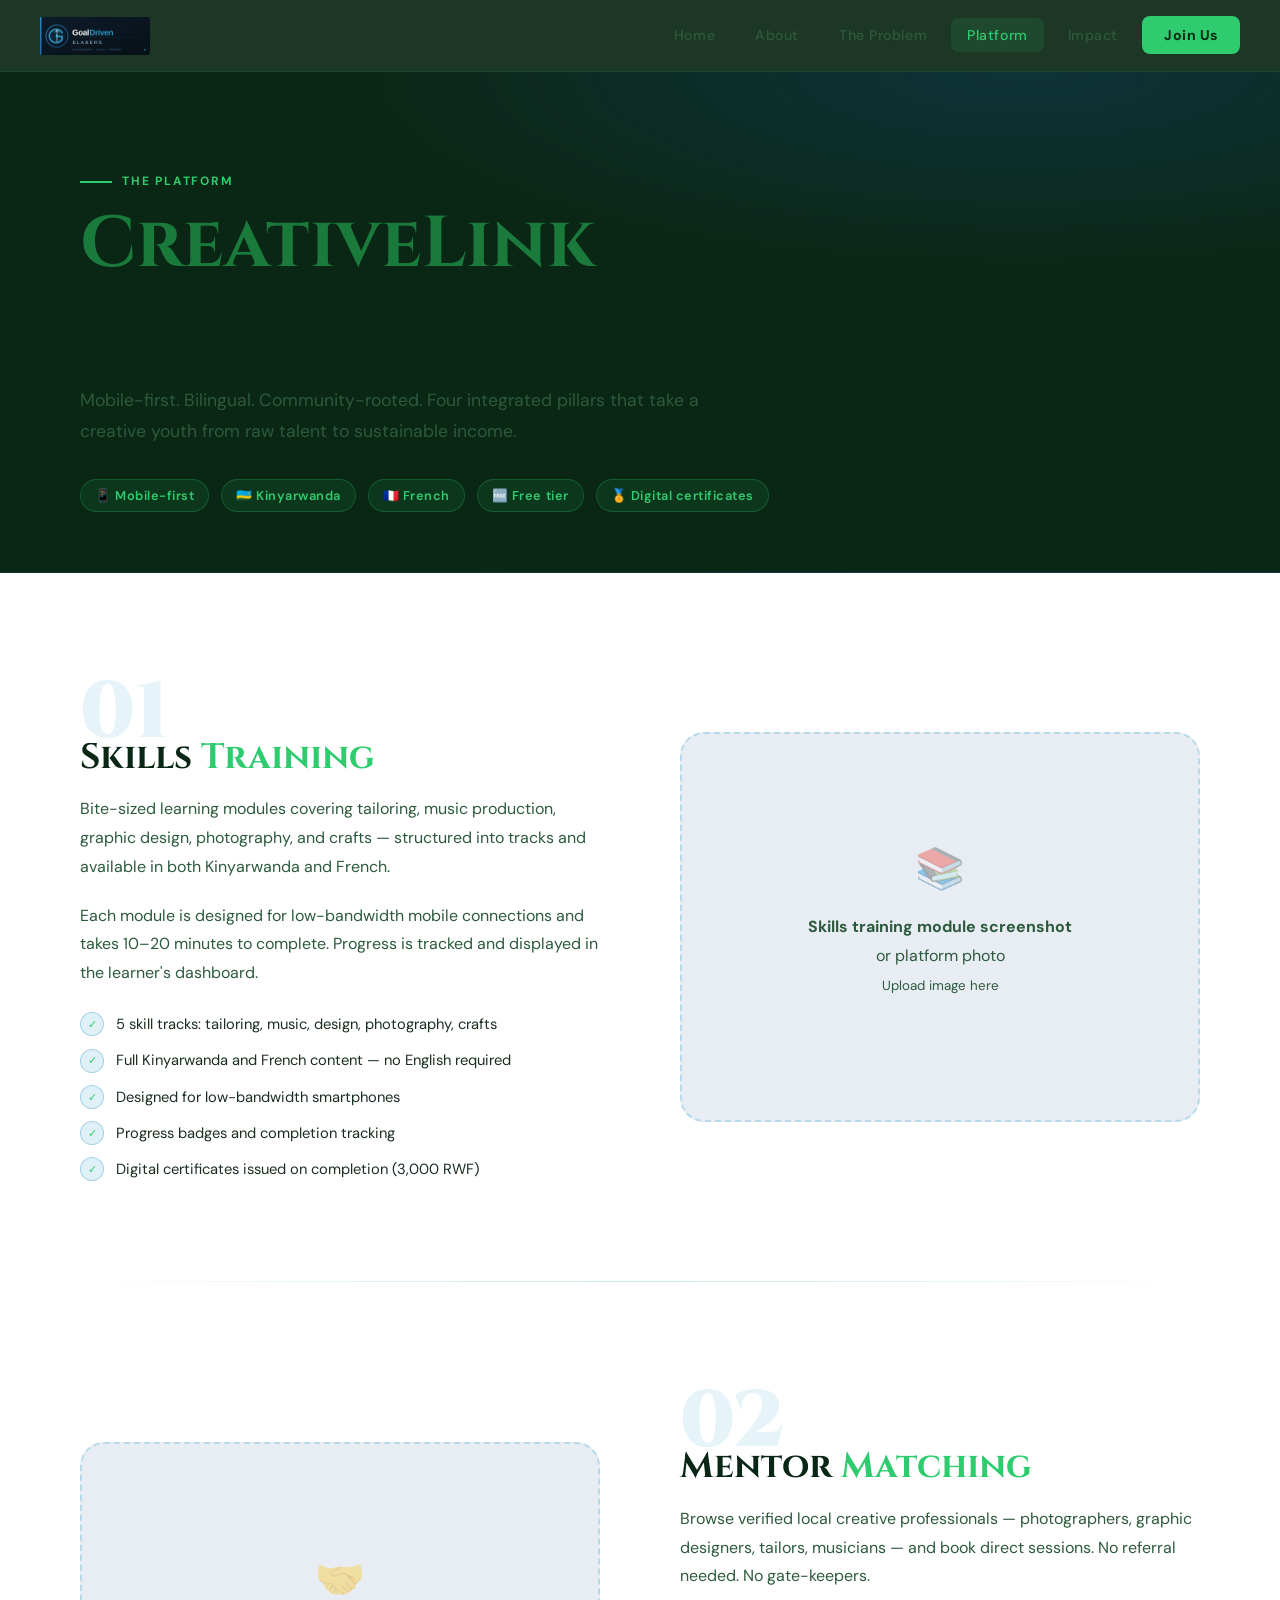
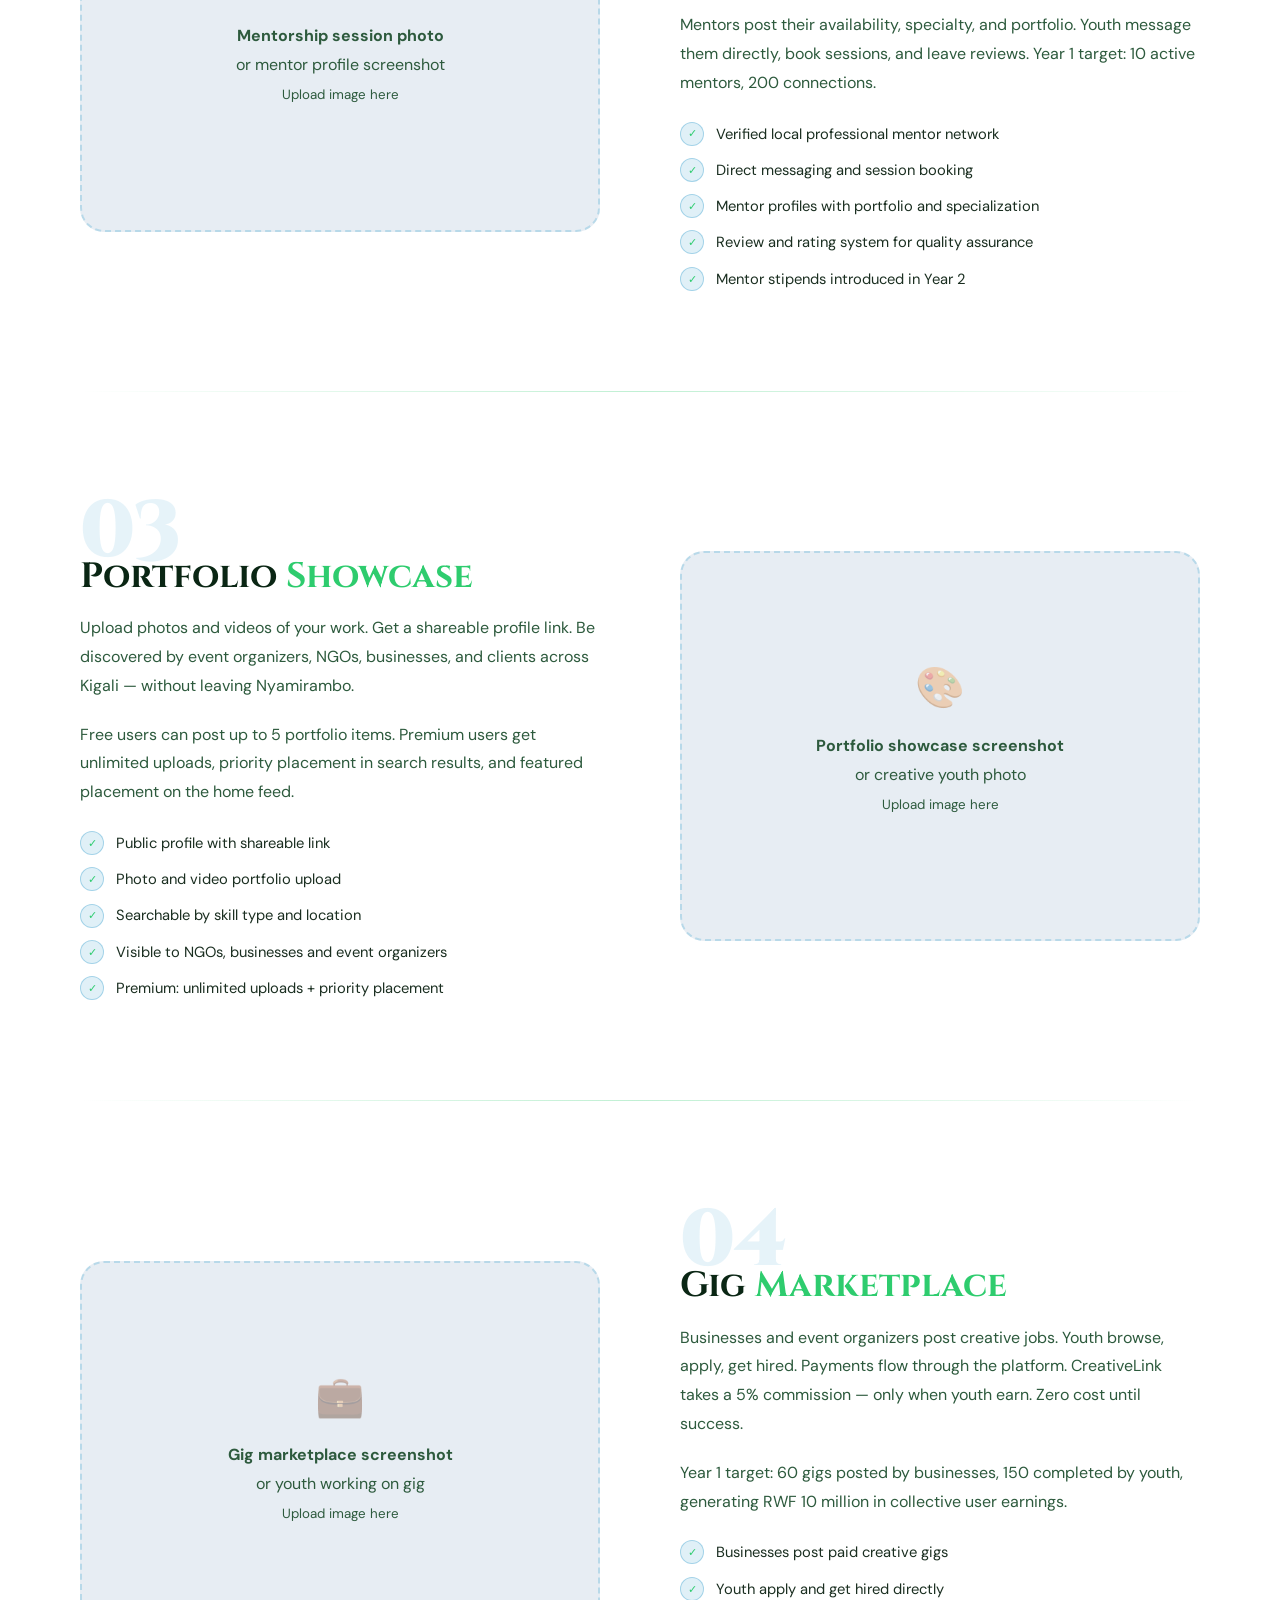
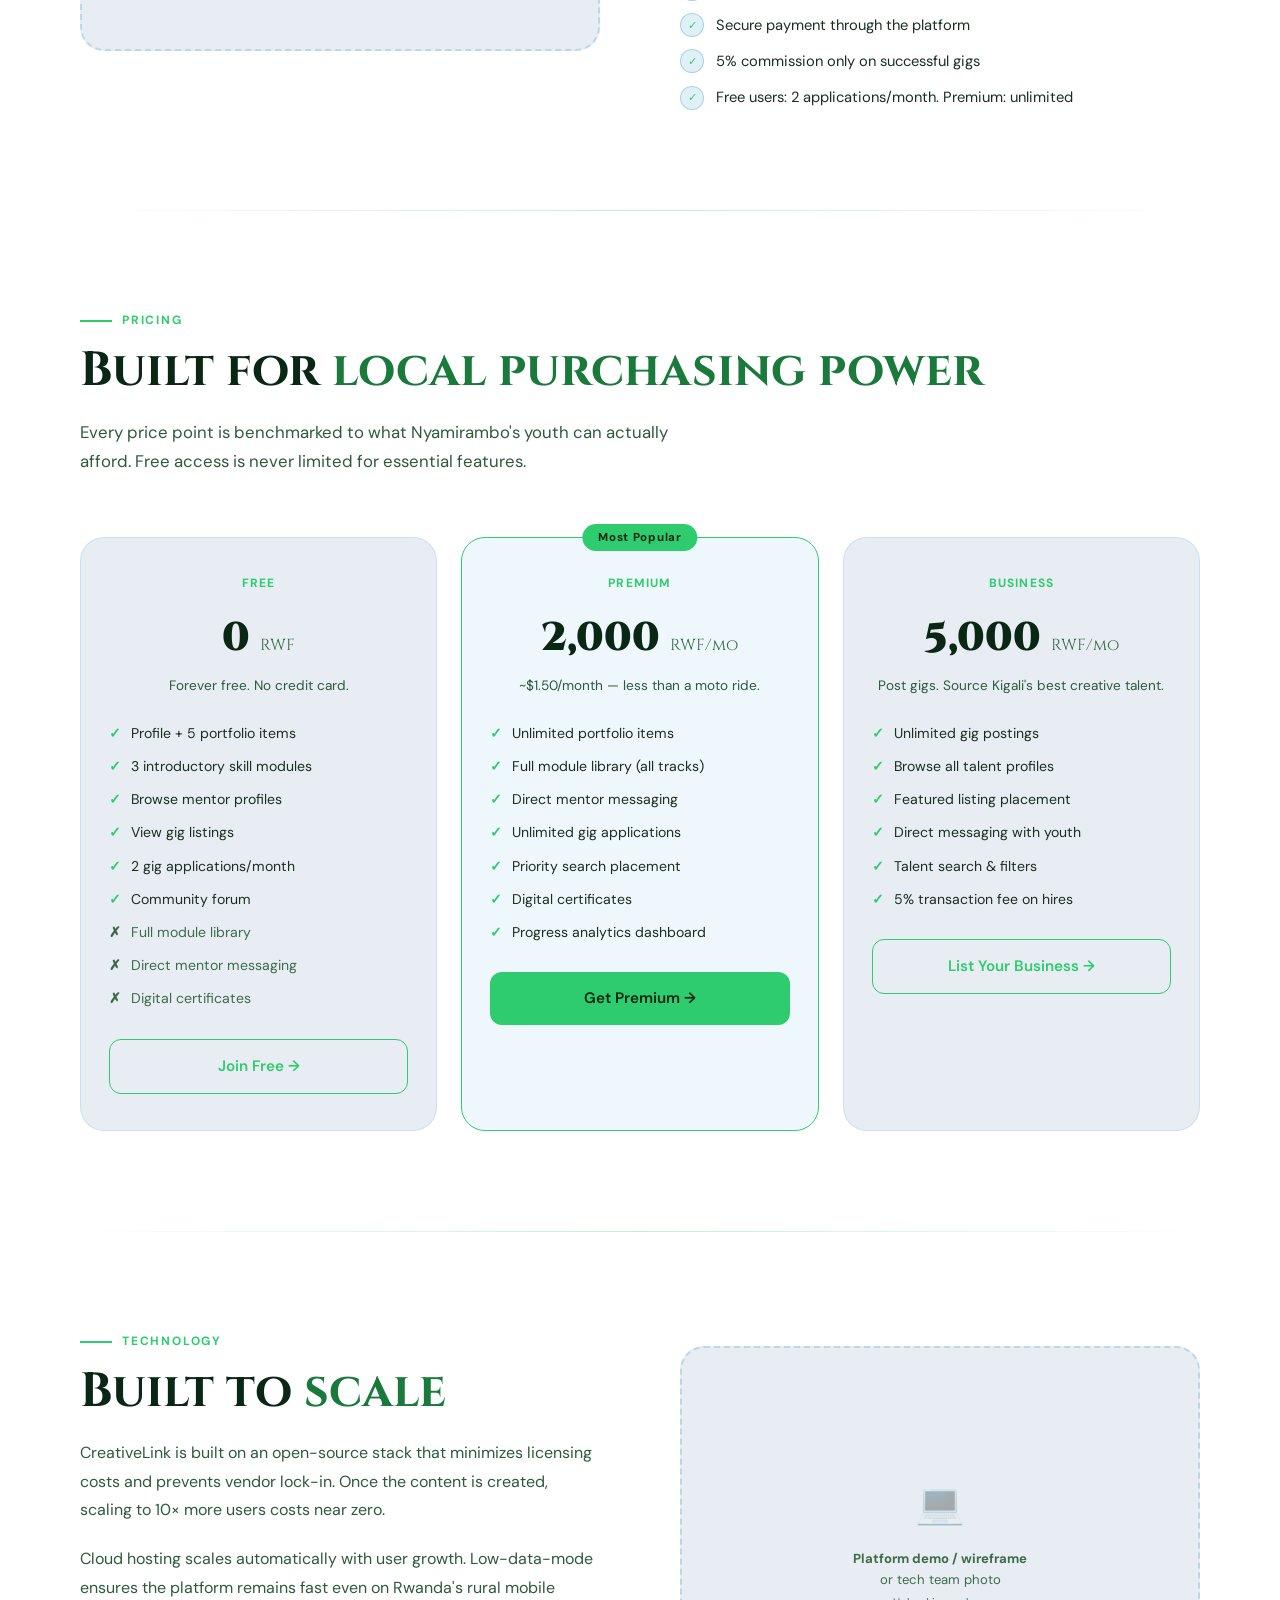
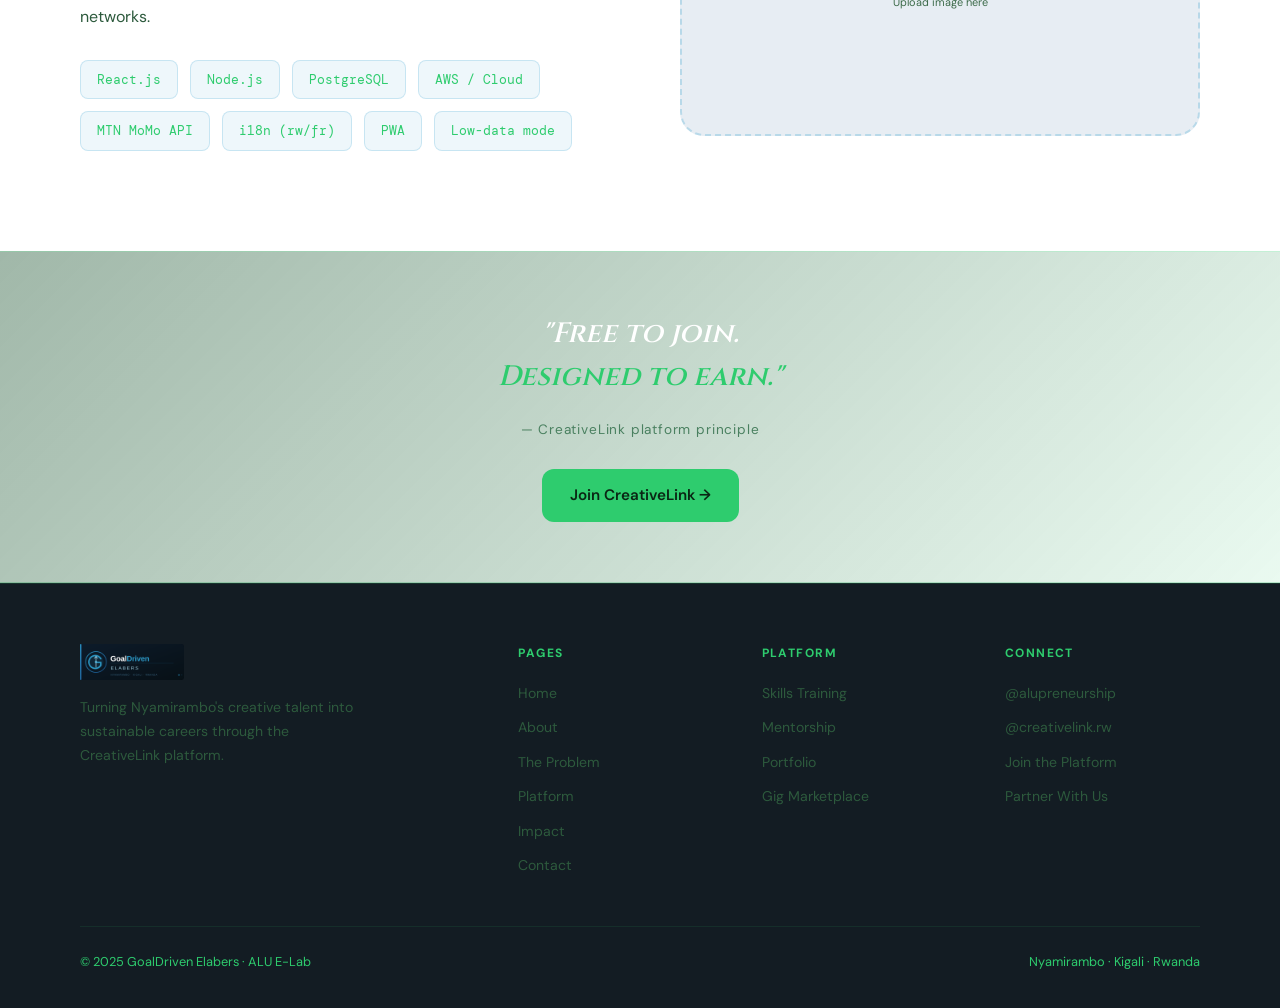
<file: platform.html>
<!DOCTYPE html>
<html lang="en">
<head>
  <meta charset="UTF-8" />
  <meta name="viewport" content="width=device-width, initial-scale=1.0" />
  <title>The Platform — CreativeLink</title>
  <link rel="stylesheet" href="css/style.css" />
  <style>
    .reveal { opacity: 0; transform: translateY(30px); transition: opacity 0.7s ease, transform 0.7s ease; }
    .reveal.revealed { opacity: 1; transform: translateY(0); }
    .reveal-delay-1 { transition-delay: 0.1s; }
    .reveal-delay-2 { transition-delay: 0.2s; }
    .reveal-delay-3 { transition-delay: 0.3s; }

    .page-hero {
      padding: 100px 80px 60px;
      background: radial-gradient(ellipse 80% 60% at 80% 0%, rgba(27,79,138,0.3) 0%, transparent 70%), var(--navy);
      border-bottom: 1px solid rgba(46,156,202,0.12);
    }

    /* Pillar sections */
    .pillar {
      padding: 100px 80px;
      display: grid;
      grid-template-columns: 1fr 1fr;
      gap: 80px;
      align-items: center;
    }
    .pillar.reverse { direction: rtl; }
    .pillar.reverse > * { direction: ltr; }
    .pillar-num {
      font-family: var(--font-display);
      font-size: 5rem;
      font-weight: 900;
      color: rgba(46,156,202,0.12);
      line-height: 1;
      margin-bottom: -16px;
    }
    .pillar h2 { font-family: var(--font-display); font-size: 2.2rem; font-weight: 700; color: var(--navy); margin-bottom: 16px; line-height: 1.2; }
    .pillar h2 span { color: var(--sky); }
    .pillar p { color: #2d5a3d; line-height: 1.8; margin-bottom: 20px; font-size: 1rem; }
    .pillar-features { display: flex; flex-direction: column; gap: 12px; margin-top: 24px; }
    .pillar-feat {
      display: flex; align-items: center; gap: 12px;
      font-size: 0.92rem; color: var(--text);
    }
    .pillar-feat::before {
      content: '✓';
      width: 24px; height: 24px;
      border-radius: 50%;
      background: rgba(46,156,202,0.15);
      border: 1px solid rgba(46,156,202,0.35);
      display: flex; align-items: center; justify-content: center;
      font-size: 0.7rem; color: var(--sky);
      flex-shrink: 0;
    }

    /* Pillar visual / media slot */
    .pillar-visual {
      border-radius: var(--radius-lg);
      overflow: hidden;
      border: 1px solid rgba(46,156,202,0.15);
      background: rgba(27,79,138,0.1);
      position: relative;
    }
    .screen-mock {
      aspect-ratio: 9/16;
      max-height: 520px;
      background: rgba(13,27,42,0.9);
      border-radius: var(--radius-lg);
      border: 1px solid rgba(46,156,202,0.2);
      display: flex;
      flex-direction: column;
      overflow: hidden;
    }
    .screen-mock .mock-bar {
      height: 48px;
      background: rgba(27,79,138,0.4);
      border-bottom: 1px solid rgba(46,156,202,0.15);
      display: flex;
      align-items: center;
      padding: 0 16px;
      gap: 8px;
    }
    .mock-dot { width: 10px; height: 10px; border-radius: 50%; }
    .mock-title { font-size: 0.78rem; font-weight: 600; color: var(--sky); margin-left: 8px; }
    .mock-body { flex: 1; padding: 20px 16px; display: flex; flex-direction: column; gap: 12px; }
    .mock-card {
      background: rgba(46,156,202,0.08);
      border: 1px solid rgba(46,156,202,0.15);
      border-radius: 10px;
      padding: 14px;
    }
    .mock-card-title { font-size: 0.78rem; font-weight: 700; color: var(--navy); margin-bottom: 6px; }
    .mock-card-bar { height: 6px; background: rgba(46,156,202,0.2); border-radius: 3px; margin-bottom: 4px; }
    .mock-card-bar.filled { background: linear-gradient(90deg, var(--sky), var(--blue)); }
    .mock-card-sub { font-size: 0.68rem; color: #3d6b4a; }
    .mock-btn {
      margin-top: 4px;
      background: var(--sky);
      color: var(--navy);
      border-radius: 6px;
      padding: 6px 12px;
      font-size: 0.72rem;
      font-weight: 700;
      display: inline-block;
    }

    /* Photo slot inside pillar */
    .pillar-photo-slot {
      aspect-ratio: 4/3;
      background: rgba(27,79,138,0.1);
      border: 2px dashed rgba(46,156,202,0.25);
      border-radius: var(--radius-lg);
      display: flex; flex-direction: column;
      align-items: center; justify-content: center;
      gap: 12px; color: #3d6b4a;
      font-size: 0.82rem; text-align: center;
      padding: 24px;
    }
    .pillar-photo-slot .ico { font-size: 2.5rem; opacity: 0.4; }

    /* Pricing */
    .pricing-grid {
      display: grid;
      grid-template-columns: repeat(3, 1fr);
      gap: 24px;
    }
    .pricing-card {
      background: rgba(27,79,138,0.1);
      border: 1px solid rgba(46,156,202,0.15);
      border-radius: var(--radius-lg);
      padding: 36px 28px;
      text-align: center;
      transition: all var(--transition);
      position: relative;
    }
    .pricing-card.featured {
      border-color: var(--sky);
      background: rgba(46,156,202,0.08);
    }
    .pricing-card.featured::before {
      content: 'Most Popular';
      position: absolute;
      top: -14px; left: 50%; transform: translateX(-50%);
      background: var(--sky);
      color: var(--navy);
      font-size: 0.72rem; font-weight: 700;
      letter-spacing: 0.06em;
      padding: 4px 16px; border-radius: 100px;
      white-space: nowrap;
    }
    .pricing-card:hover { transform: translateY(-4px); box-shadow: var(--glow); }
    .p-tier { font-size: 0.75rem; font-weight: 700; letter-spacing: 0.1em; color: var(--sky); text-transform: uppercase; margin-bottom: 12px; }
    .p-price { font-family: var(--font-display); font-size: 2.5rem; font-weight: 900; color: var(--navy); margin-bottom: 4px; }
    .p-price span { font-size: 1rem; color: #3d6b4a; font-weight: 400; }
    .p-desc { font-size: 0.85rem; color: #2d5a3d; margin-bottom: 24px; }
    .p-features { list-style: none; display: flex; flex-direction: column; gap: 10px; text-align: left; margin-bottom: 28px; }
    .p-features li { font-size: 0.88rem; color: var(--text); display: flex; gap: 10px; align-items: flex-start; }
    .p-features li::before { content: '✓'; color: var(--sky); font-weight: 700; }
    .p-features li.no::before { content: '✗'; color: #3d6b4a; }
    .p-features li.no { color: #3d6b4a; }

    /* Tech stack */
    .tech-row { display: flex; flex-wrap: wrap; gap: 12px; margin-top: 24px; }
    .tech-tag {
      background: rgba(46,156,202,0.08);
      border: 1px solid rgba(46,156,202,0.2);
      border-radius: 8px;
      padding: 8px 16px;
      font-family: var(--font-mono);
      font-size: 0.82rem;
      color: var(--sky);
    }

    @media (max-width: 1024px) {
      .pillar { grid-template-columns: 1fr; gap: 48px; padding: 80px 40px; }
      .pillar.reverse { direction: ltr; }
      .pricing-grid { grid-template-columns: 1fr; }
    }
    @media (max-width: 768px) {
      .page-hero { padding: 80px 24px 48px; }
    }
  </style>
</head>
<body>

<nav id="navbar">
  <a class="nav-logo" href="index.html"><img src="assets/logo_horizontal.png" alt="GoalDriven Elabers" /></a>
  <ul class="nav-links">
    <li><a href="index.html">Home</a></li>
    <li><a href="about.html">About</a></li>
    <li><a href="problem.html">The Problem</a></li>
    <li><a href="platform.html">Platform</a></li>
    <li><a href="impact.html">Impact</a></li>
    <li><a href="contact.html" class="nav-cta">Join Us</a></li>
  </ul>
  <div class="nav-hamburger"><span></span><span></span><span></span></div>
</nav>

<div class="page">

  <div class="page-hero">
    <div class="section-label">The Platform</div>
    <h1 class="section-title" style="font-size:clamp(2.5rem,6vw,4.5rem);margin-bottom:16px;"><span>CreativeLink</span><br/>Platform</h1>
    <p style="font-size:1.1rem;color:#2d5a3d;max-width:620px;line-height:1.75;">Mobile-first. Bilingual. Community-rooted. Four integrated pillars that take a creative youth from raw talent to sustainable income.</p>
    <div style="display:flex;gap:12px;flex-wrap:wrap;margin-top:32px;">
      <span class="pill">📱 Mobile-first</span>
      <span class="pill">🇷🇼 Kinyarwanda</span>
      <span class="pill">🇫🇷 French</span>
      <span class="pill">🆓 Free tier</span>
      <span class="pill">🏅 Digital certificates</span>
    </div>
  </div>

  <!-- ── PILLAR 1: SKILLS ── -->
  <div id="skills" class="pillar">
    <div class="reveal">
      <div class="pillar-num">01</div>
      <h2>Skills <span>Training</span></h2>
      <p>Bite-sized learning modules covering tailoring, music production, graphic design, photography, and crafts — structured into tracks and available in both Kinyarwanda and French.</p>
      <p>Each module is designed for low-bandwidth mobile connections and takes 10–20 minutes to complete. Progress is tracked and displayed in the learner's dashboard.</p>
      <div class="pillar-features">
        <div class="pillar-feat">5 skill tracks: tailoring, music, design, photography, crafts</div>
        <div class="pillar-feat">Full Kinyarwanda and French content — no English required</div>
        <div class="pillar-feat">Designed for low-bandwidth smartphones</div>
        <div class="pillar-feat">Progress badges and completion tracking</div>
        <div class="pillar-feat">Digital certificates issued on completion (3,000 RWF)</div>
      </div>
    </div>
    <div class="reveal reveal-delay-1">
      <!-- PHOTO/VIDEO SLOT: Replace with actual platform screenshot or photo -->
      <div class="pillar-photo-slot">
        <span class="ico">📚</span>
        <p><strong>Skills training module screenshot</strong><br/>or platform photo<br/><small>Upload image here</small></p>
      </div>
    </div>
  </div>

  <div class="divider"></div>

  <!-- ── PILLAR 2: MENTORS ── -->
  <div id="mentors" class="pillar reverse">
    <div class="reveal">
      <div class="pillar-num">02</div>
      <h2>Mentor <span>Matching</span></h2>
      <p>Browse verified local creative professionals — photographers, graphic designers, tailors, musicians — and book direct sessions. No referral needed. No gate-keepers.</p>
      <p>Mentors post their availability, specialty, and portfolio. Youth message them directly, book sessions, and leave reviews. Year 1 target: 10 active mentors, 200 connections.</p>
      <div class="pillar-features">
        <div class="pillar-feat">Verified local professional mentor network</div>
        <div class="pillar-feat">Direct messaging and session booking</div>
        <div class="pillar-feat">Mentor profiles with portfolio and specialization</div>
        <div class="pillar-feat">Review and rating system for quality assurance</div>
        <div class="pillar-feat">Mentor stipends introduced in Year 2</div>
      </div>
    </div>
    <div class="reveal reveal-delay-1">
      <!-- PHOTO/VIDEO SLOT -->
      <div class="pillar-photo-slot">
        <span class="ico">🤝</span>
        <p><strong>Mentorship session photo</strong><br/>or mentor profile screenshot<br/><small>Upload image here</small></p>
      </div>
    </div>
  </div>

  <div class="divider"></div>

  <!-- ── PILLAR 3: PORTFOLIO ── -->
  <div id="portfolio" class="pillar">
    <div class="reveal">
      <div class="pillar-num">03</div>
      <h2>Portfolio <span>Showcase</span></h2>
      <p>Upload photos and videos of your work. Get a shareable profile link. Be discovered by event organizers, NGOs, businesses, and clients across Kigali — without leaving Nyamirambo.</p>
      <p>Free users can post up to 5 portfolio items. Premium users get unlimited uploads, priority placement in search results, and featured placement on the home feed.</p>
      <div class="pillar-features">
        <div class="pillar-feat">Public profile with shareable link</div>
        <div class="pillar-feat">Photo and video portfolio upload</div>
        <div class="pillar-feat">Searchable by skill type and location</div>
        <div class="pillar-feat">Visible to NGOs, businesses and event organizers</div>
        <div class="pillar-feat">Premium: unlimited uploads + priority placement</div>
      </div>
    </div>
    <div class="reveal reveal-delay-1">
      <!-- PHOTO/VIDEO SLOT -->
      <div class="pillar-photo-slot">
        <span class="ico">🎨</span>
        <p><strong>Portfolio showcase screenshot</strong><br/>or creative youth photo<br/><small>Upload image here</small></p>
      </div>
    </div>
  </div>

  <div class="divider"></div>

  <!-- ── PILLAR 4: GIGS ── -->
  <div id="gigs" class="pillar reverse">
    <div class="reveal">
      <div class="pillar-num">04</div>
      <h2>Gig <span>Marketplace</span></h2>
      <p>Businesses and event organizers post creative jobs. Youth browse, apply, get hired. Payments flow through the platform. CreativeLink takes a 5% commission — only when youth earn. Zero cost until success.</p>
      <p>Year 1 target: 60 gigs posted by businesses, 150 completed by youth, generating RWF 10 million in collective user earnings.</p>
      <div class="pillar-features">
        <div class="pillar-feat">Businesses post paid creative gigs</div>
        <div class="pillar-feat">Youth apply and get hired directly</div>
        <div class="pillar-feat">Secure payment through the platform</div>
        <div class="pillar-feat">5% commission only on successful gigs</div>
        <div class="pillar-feat">Free users: 2 applications/month. Premium: unlimited</div>
      </div>
    </div>
    <div class="reveal reveal-delay-1">
      <!-- PHOTO/VIDEO SLOT -->
      <div class="pillar-photo-slot">
        <span class="ico">💼</span>
        <p><strong>Gig marketplace screenshot</strong><br/>or youth working on gig<br/><small>Upload image here</small></p>
      </div>
    </div>
  </div>

  <div class="divider"></div>

  <!-- PRICING -->
  <section>
    <div class="section-label">Pricing</div>
    <h2 class="section-title">Built for <span>local purchasing power</span></h2>
    <p class="section-desc">Every price point is benchmarked to what Nyamirambo's youth can actually afford. Free access is never limited for essential features.</p>
    <div class="pricing-grid">
      <div class="pricing-card reveal">
        <div class="p-tier">Free</div>
        <div class="p-price">0 <span>RWF</span></div>
        <div class="p-desc">Forever free. No credit card.</div>
        <ul class="p-features">
          <li>Profile + 5 portfolio items</li>
          <li>3 introductory skill modules</li>
          <li>Browse mentor profiles</li>
          <li>View gig listings</li>
          <li>2 gig applications/month</li>
          <li>Community forum</li>
          <li class="no">Full module library</li>
          <li class="no">Direct mentor messaging</li>
          <li class="no">Digital certificates</li>
        </ul>
        <a href="contact.html" class="btn btn-outline" style="width:100%;justify-content:center;">Join Free →</a>
      </div>
      <div class="pricing-card featured reveal reveal-delay-1">
        <div class="p-tier">Premium</div>
        <div class="p-price">2,000 <span>RWF/mo</span></div>
        <div class="p-desc">~$1.50/month — less than a moto ride.</div>
        <ul class="p-features">
          <li>Unlimited portfolio items</li>
          <li>Full module library (all tracks)</li>
          <li>Direct mentor messaging</li>
          <li>Unlimited gig applications</li>
          <li>Priority search placement</li>
          <li>Digital certificates</li>
          <li>Progress analytics dashboard</li>
        </ul>
        <a href="contact.html" class="btn btn-primary" style="width:100%;justify-content:center;">Get Premium →</a>
      </div>
      <div class="pricing-card reveal reveal-delay-2">
        <div class="p-tier">Business</div>
        <div class="p-price">5,000 <span>RWF/mo</span></div>
        <div class="p-desc">Post gigs. Source Kigali's best creative talent.</div>
        <ul class="p-features">
          <li>Unlimited gig postings</li>
          <li>Browse all talent profiles</li>
          <li>Featured listing placement</li>
          <li>Direct messaging with youth</li>
          <li>Talent search & filters</li>
          <li>5% transaction fee on hires</li>
        </ul>
        <a href="contact.html" class="btn btn-outline" style="width:100%;justify-content:center;">List Your Business →</a>
      </div>
    </div>
  </section>

  <div class="divider"></div>

  <!-- TECH STACK -->
  <section>
    <div style="display:grid;grid-template-columns:1fr 1fr;gap:80px;align-items:center;">
      <div>
        <div class="section-label">Technology</div>
        <h2 class="section-title">Built to <span>scale</span></h2>
        <p style="color:#2d5a3d;line-height:1.8;margin-bottom:20px;">CreativeLink is built on an open-source stack that minimizes licensing costs and prevents vendor lock-in. Once the content is created, scaling to 10× more users costs near zero.</p>
        <p style="color:#2d5a3d;line-height:1.8;margin-bottom:28px;">Cloud hosting scales automatically with user growth. Low-data-mode ensures the platform remains fast even on Rwanda's rural mobile networks.</p>
        <div class="tech-row">
          <span class="tech-tag">React.js</span>
          <span class="tech-tag">Node.js</span>
          <span class="tech-tag">PostgreSQL</span>
          <span class="tech-tag">AWS / Cloud</span>
          <span class="tech-tag">MTN MoMo API</span>
          <span class="tech-tag">i18n (rw/fr)</span>
          <span class="tech-tag">PWA</span>
          <span class="tech-tag">Low-data mode</span>
        </div>
      </div>
      <!-- PHOTO SLOT -->
      <div class="pillar-photo-slot" style="aspect-ratio:4/3;">
        <span class="ico">💻</span>
        <p><strong>Platform demo / wireframe</strong><br/>or tech team photo<br/><small>Upload image here</small></p>
      </div>
    </div>
  </section>

  <!-- CTA BAND -->
  <div class="band">
    <p class="band-quote">"Free to join.<br/><span>Designed to earn."</span></p>
    <p class="band-attr">— CreativeLink platform principle</p>
    <div style="margin-top:28px;">
      <a href="contact.html" class="btn btn-primary">Join CreativeLink →</a>
    </div>
  </div>

</div>

<footer>
  <div class="footer-grid">
    <div class="footer-brand">
      <img src="assets/logo_horizontal.png" alt="GoalDriven Elabers" />
      <p>Turning Nyamirambo's creative talent into sustainable careers through the CreativeLink platform.</p>
    </div>
    <div class="footer-col"><h4>Pages</h4><ul>
      <li><a href="index.html">Home</a></li><li><a href="about.html">About</a></li>
      <li><a href="problem.html">The Problem</a></li><li><a href="platform.html">Platform</a></li>
      <li><a href="impact.html">Impact</a></li><li><a href="contact.html">Contact</a></li>
    </ul></div>
    <div class="footer-col"><h4>Platform</h4><ul>
      <li><a href="#skills">Skills Training</a></li><li><a href="#mentors">Mentorship</a></li>
      <li><a href="#portfolio">Portfolio</a></li><li><a href="#gigs">Gig Marketplace</a></li>
    </ul></div>
    <div class="footer-col"><h4>Connect</h4><ul>
      <li><a href="#">@alupreneurship</a></li><li><a href="#">@creativelink.rw</a></li>
      <li><a href="contact.html">Join the Platform</a></li><li><a href="contact.html">Partner With Us</a></li>
    </ul></div>
  </div>
  <div class="footer-bottom">
    <span>© 2025 <span>GoalDriven Elabers</span> · ALU E-Lab</span>
    <span>Nyamirambo · Kigali · Rwanda</span>
  </div>
</footer>

<script src="js/main.js"></script>
</body>
</html>
</file>
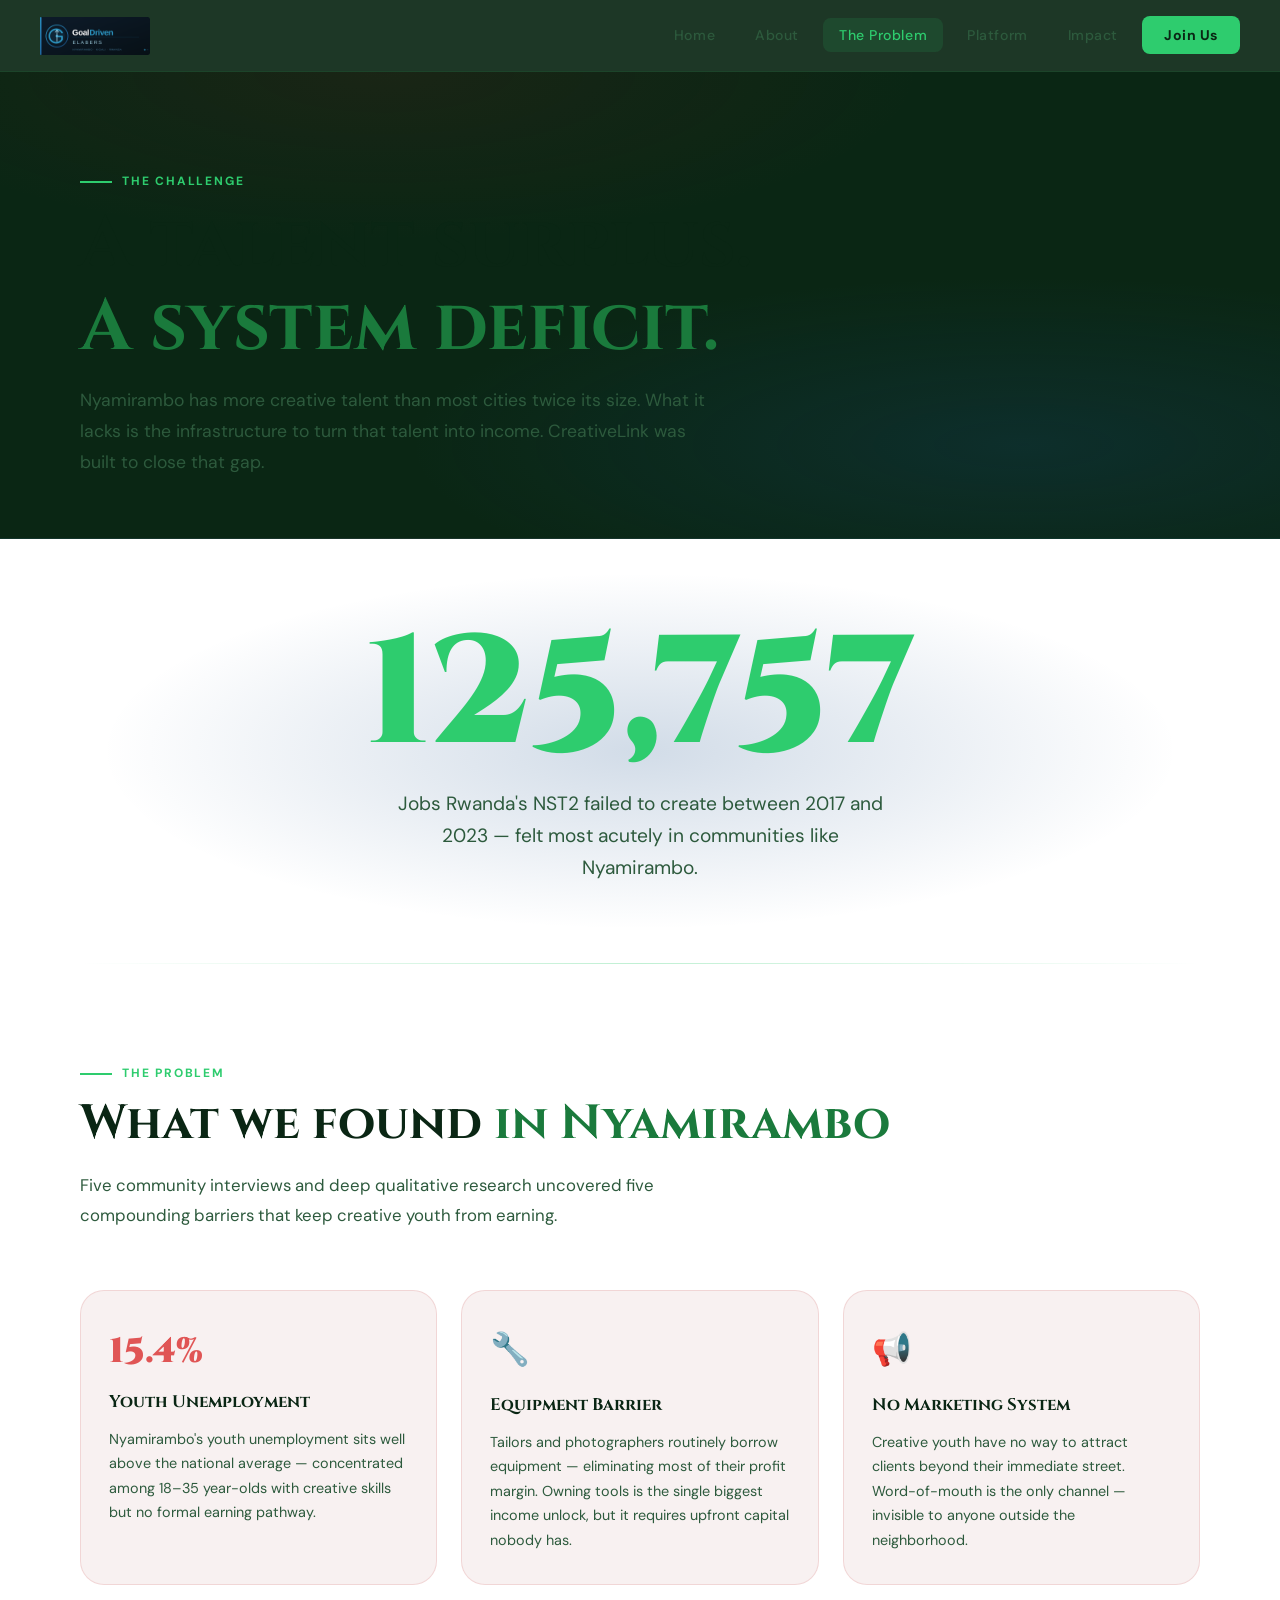
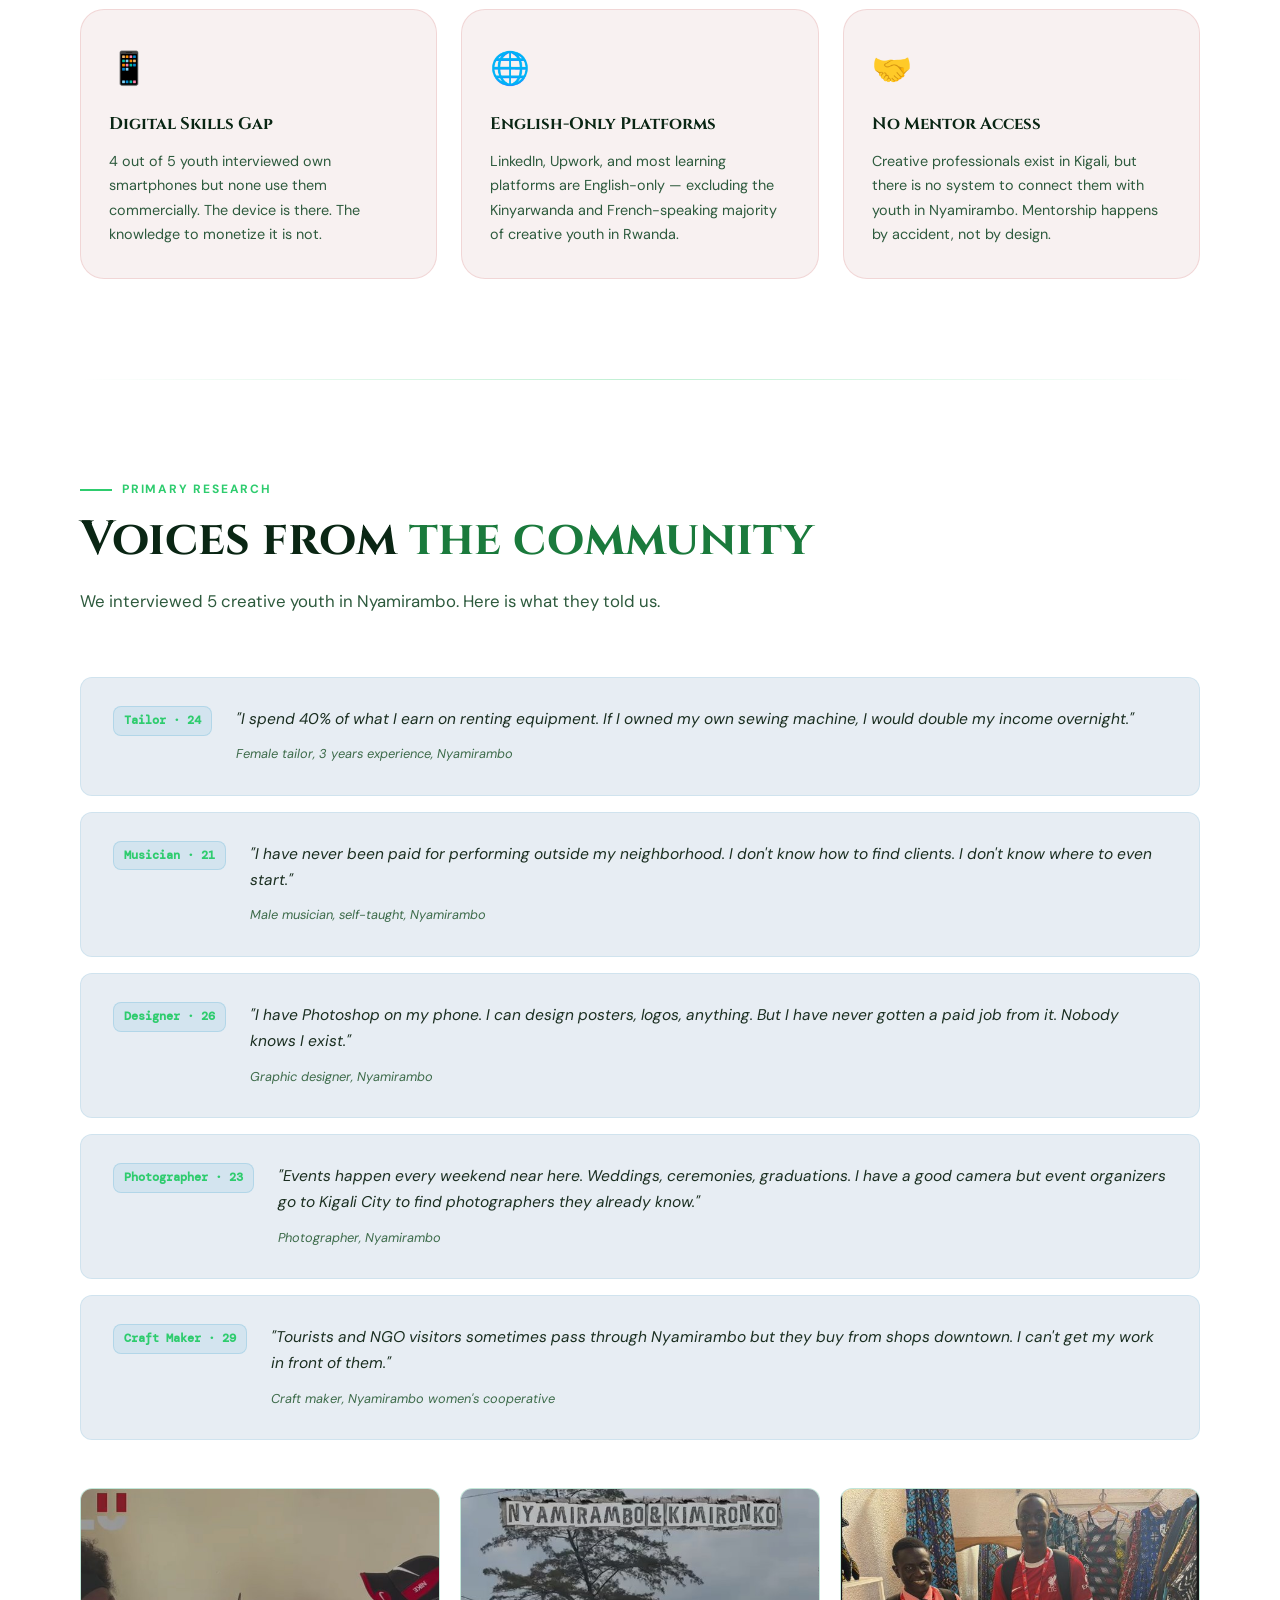
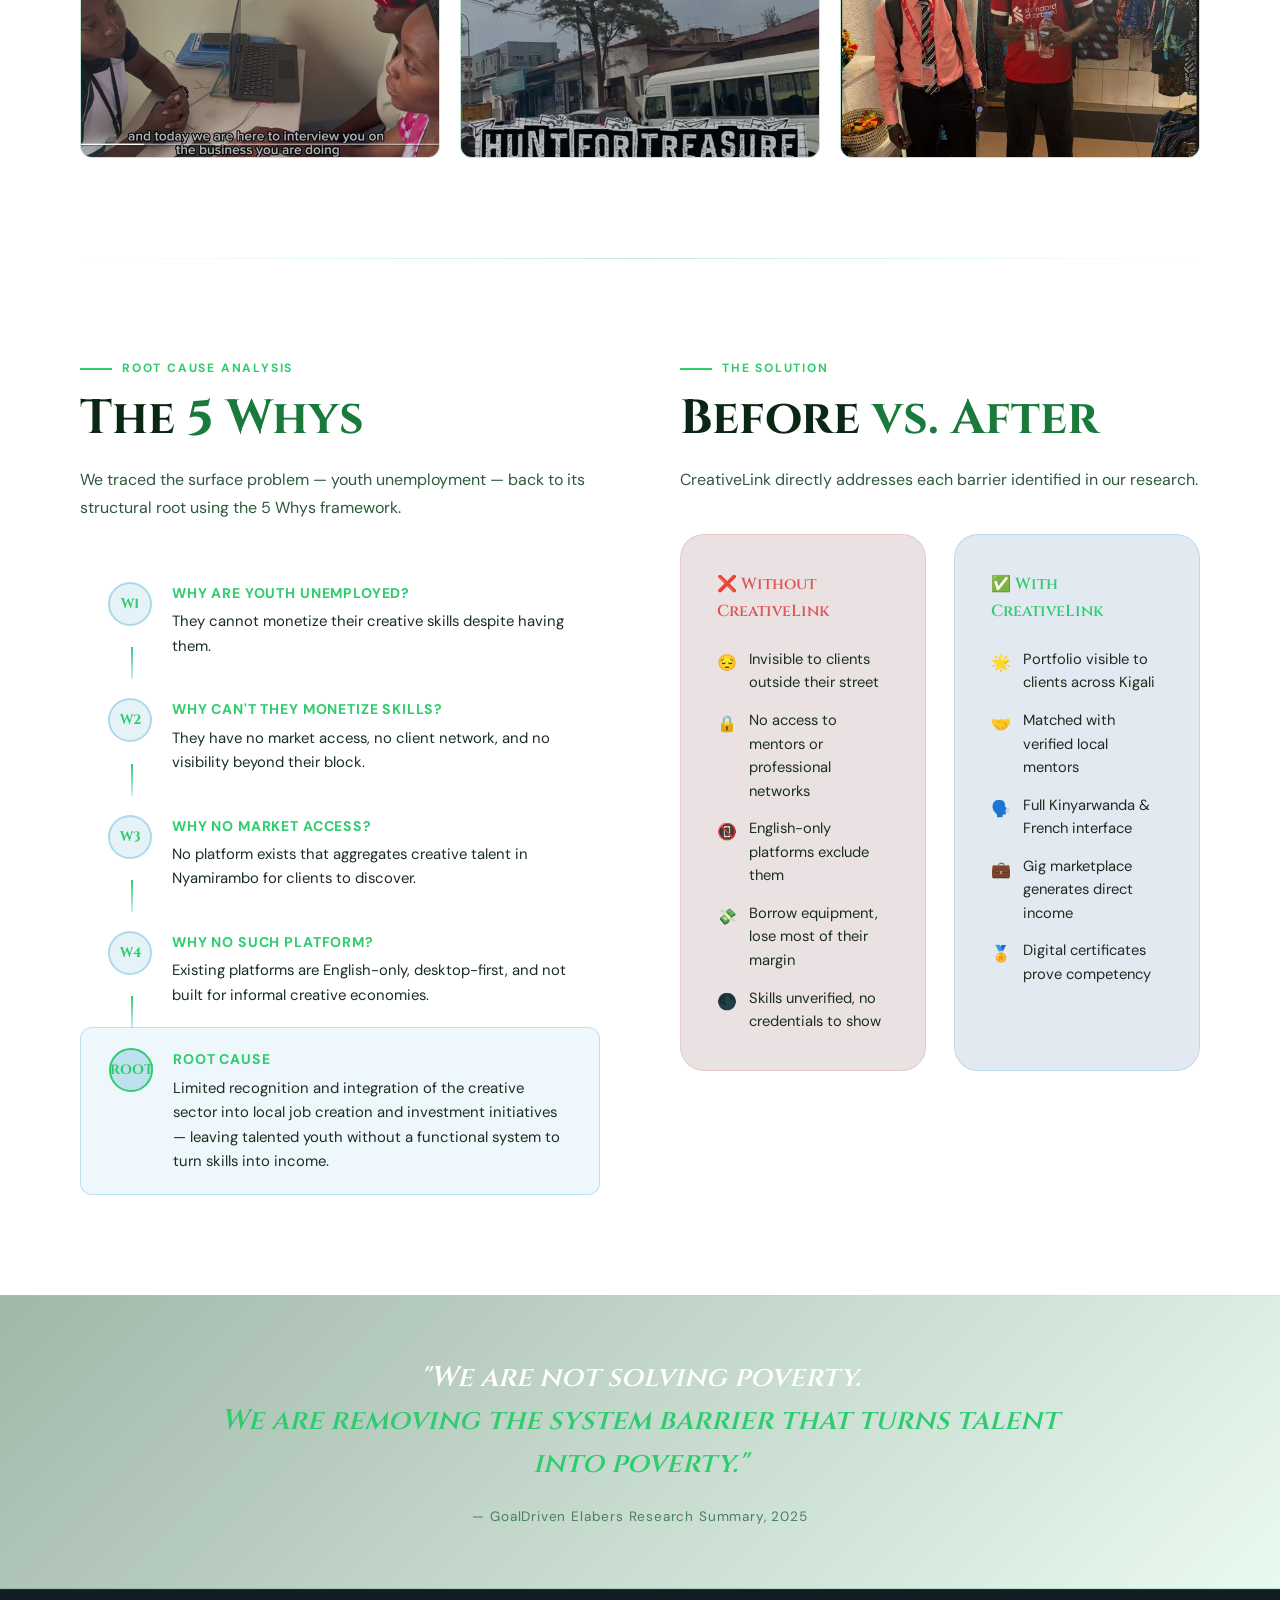
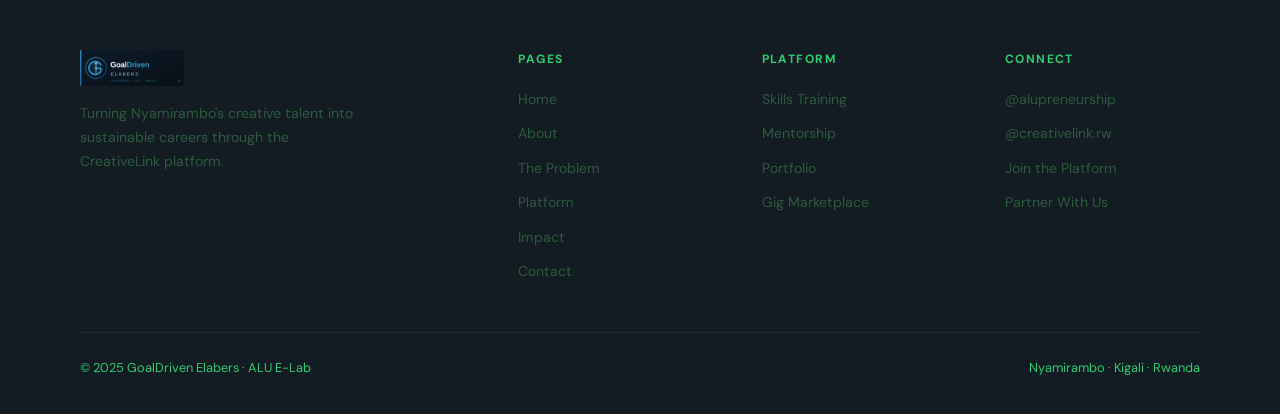
<file: problem.html>
<!DOCTYPE html>
<html lang="en">
<head>
  <meta charset="UTF-8" />
  <meta name="viewport" content="width=device-width, initial-scale=1.0" />
  <title>The Problem & Solution — CreativeLink</title>
  <link rel="stylesheet" href="css/style.css" />
  <style>
    .reveal { opacity: 0; transform: translateY(30px); transition: opacity 0.7s ease, transform 0.7s ease; }
    .reveal.revealed { opacity: 1; transform: translateY(0); }
    .reveal-delay-1 { transition-delay: 0.1s; }
    .reveal-delay-2 { transition-delay: 0.2s; }
    .reveal-delay-3 { transition-delay: 0.3s; }
    .reveal-delay-4 { transition-delay: 0.4s; }

    .page-hero {
      padding: 100px 80px 60px;
      background: radial-gradient(ellipse 70% 60% at 30% 0%, rgba(138,27,27,0.12) 0%, transparent 60%),
                  radial-gradient(ellipse 80% 60% at 80% 80%, rgba(27,79,138,0.2) 0%, transparent 60%), var(--navy);
      border-bottom: 1px solid rgba(46,156,202,0.12);
    }

    /* Problem cards */
    .problem-grid {
      display: grid;
      grid-template-columns: repeat(3, 1fr);
      gap: 24px;
    }
    .problem-card {
      background: rgba(138,27,27,0.06);
      border: 1px solid rgba(200,60,60,0.15);
      border-radius: var(--radius-lg);
      padding: 32px 28px;
      transition: all var(--transition);
    }
    .problem-card:hover { border-color: rgba(200,60,60,0.3); transform: translateY(-4px); }
    .problem-card .icon { font-size: 2rem; margin-bottom: 16px; }
    .problem-card h3 { font-family: var(--font-display); font-size: 1.05rem; color: var(--navy); margin-bottom: 10px; }
    .problem-card p { font-size: 0.9rem; color: #2d5a3d; line-height: 1.7; }
    .problem-card .stat { font-family: var(--font-display); font-size: 2.2rem; font-weight: 900; color: #E05555; margin-bottom: 8px; }

    /* Big quote */
    .big-stat {
      text-align: center;
      padding: 80px;
      background: radial-gradient(ellipse 60% 60% at 50% 50%, rgba(27,79,138,0.2) 0%, transparent 70%);
    }
    .big-stat .num {
      font-family: var(--font-display);
      font-size: clamp(5rem, 12vw, 10rem);
      font-weight: 900;
      color: var(--sky);
      line-height: 1;
      margin-bottom: 16px;
    }
    .big-stat p { font-size: 1.2rem; color: #2d5a3d; max-width: 500px; margin: 0 auto; }

    /* Research findings */
    .finding {
      display: flex;
      gap: 24px;
      padding: 28px 32px;
      background: rgba(27,79,138,0.1);
      border: 1px solid rgba(46,156,202,0.12);
      border-radius: var(--radius);
      transition: all var(--transition);
      margin-bottom: 16px;
    }
    .finding:hover { border-color: rgba(46,156,202,0.3); }
    .finding .q-num {
      font-family: var(--font-mono);
      font-size: 0.75rem;
      font-weight: 700;
      color: var(--sky);
      background: rgba(46,156,202,0.1);
      border: 1px solid rgba(46,156,202,0.2);
      border-radius: 8px;
      padding: 4px 10px;
      height: fit-content;
      white-space: nowrap;
    }
    .finding blockquote { font-style: italic; color: var(--text); font-size: 0.97rem; line-height: 1.7; margin-bottom: 8px; }
    .finding cite { font-size: 0.8rem; color: #3d6b4a; }

    /* 5 Whys */
    .why-chain { display: flex; flex-direction: column; gap: 0; }
    .why-item {
      display: flex;
      align-items: flex-start;
      gap: 20px;
      padding: 20px 28px;
      position: relative;
    }
    .why-item:not(:last-child)::after {
      content: '';
      position: absolute;
      left: 51px;
      bottom: -1px;
      width: 2px;
      height: 32px;
      background: linear-gradient(var(--sky), rgba(46,156,202,0.2));
      z-index: 1;
    }
    .why-dot {
      width: 44px; height: 44px;
      border-radius: 50%;
      background: rgba(46,156,202,0.12);
      border: 2px solid rgba(46,156,202,0.3);
      display: flex;
      align-items: center;
      justify-content: center;
      font-family: var(--font-display);
      font-size: 0.85rem;
      font-weight: 700;
      color: var(--sky);
      flex-shrink: 0;
    }
    .why-item h4 { font-size: 0.88rem; font-weight: 700; color: var(--sky); margin-bottom: 4px; text-transform: uppercase; letter-spacing: 0.06em; }
    .why-item p { font-size: 0.93rem; color: var(--text); line-height: 1.65; }
    .why-root {
      background: rgba(46,156,202,0.08);
      border: 1px solid rgba(46,156,202,0.25);
      border-radius: var(--radius);
    }

    /* Solution comparison */
    .comparison {
      display: grid;
      grid-template-columns: 1fr 1fr;
      gap: 28px;
    }
    .comp-col {
      border-radius: var(--radius-lg);
      padding: 36px;
    }
    .comp-col.before {
      background: rgba(80,20,20,0.12);
      border: 1px solid rgba(200,60,60,0.15);
    }
    .comp-col.after {
      background: rgba(27,79,138,0.12);
      border: 1px solid rgba(46,156,202,0.2);
    }
    .comp-col h3 {
      font-family: var(--font-display);
      font-size: 1rem;
      font-weight: 600;
      margin-bottom: 24px;
      display: flex;
      align-items: center;
      gap: 10px;
    }
    .comp-col.before h3 { color: #E05555; }
    .comp-col.after h3 { color: var(--sky); }
    .comp-list { display: flex; flex-direction: column; gap: 14px; }
    .comp-item {
      display: flex;
      align-items: flex-start;
      gap: 12px;
      font-size: 0.92rem;
      color: var(--text);
      line-height: 1.6;
    }
    .comp-item::before {
      content: attr(data-icon);
      font-size: 1rem;
      flex-shrink: 0;
      margin-top: 2px;
    }

    /* Photo grid */
    .research-photos {
      display: grid;
      grid-template-columns: repeat(3, 1fr);
      gap: 20px;
      margin-top: 48px;
    }
    .r-photo-slot {
      aspect-ratio: 4/3;
      background: rgba(27,79,138,0.1);
      border: 2px dashed rgba(46,156,202,0.2);
      border-radius: var(--radius);
      display: flex;
      flex-direction: column;
      align-items: center;
      justify-content: center;
      gap: 10px;
      color: #3d6b4a;
      font-size: 0.8rem;
      text-align: center;
      transition: all var(--transition);
    }
    .r-photo-slot:hover { border-color: rgba(46,156,202,0.4); }
    .r-photo-slot .ico { font-size: 2rem; opacity: 0.4; }

    @media (max-width: 1024px) {
      .problem-grid { grid-template-columns: repeat(2, 1fr); }
      .comparison { grid-template-columns: 1fr; }
      .research-photos { grid-template-columns: repeat(2, 1fr); }
    }
    @media (max-width: 768px) {
      .page-hero { padding: 80px 24px 48px; }
      .problem-grid { grid-template-columns: 1fr; }
      .big-stat { padding: 60px 24px; }
      .research-photos { grid-template-columns: 1fr; }
    }
  </style>
</head>
<body>

<nav id="navbar">
  <a class="nav-logo" href="index.html"><img src="assets/logo_horizontal.png" alt="GoalDriven Elabers" /></a>
  <ul class="nav-links">
    <li><a href="index.html">Home</a></li>
    <li><a href="about.html">About</a></li>
    <li><a href="problem.html">The Problem</a></li>
    <li><a href="platform.html">Platform</a></li>
    <li><a href="impact.html">Impact</a></li>
    <li><a href="contact.html" class="nav-cta">Join Us</a></li>
  </ul>
  <div class="nav-hamburger"><span></span><span></span><span></span></div>
</nav>

<div class="page">

  <div class="page-hero">
    <div class="section-label">The Challenge</div>
    <h1 class="section-title" style="font-size:clamp(2.5rem,6vw,4.5rem);margin-bottom:16px;">A talent surplus.<br/><span>A system deficit.</span></h1>
    <p style="font-size:1.1rem;color:#2d5a3d;max-width:640px;line-height:1.75;">Nyamirambo has more creative talent than most cities twice its size. What it lacks is the infrastructure to turn that talent into income. CreativeLink was built to close that gap.</p>
  </div>

  <!-- BIG STAT -->
  <div class="big-stat reveal">
    <div class="num" data-target="125794">0</div>
    <p>Jobs Rwanda's NST2 failed to create between 2017 and 2023 — felt most acutely in communities like Nyamirambo.</p>
  </div>

  <div class="divider"></div>

  <!-- PROBLEM BREAKDOWN -->
  <section>
    <div class="section-label">The Problem</div>
    <h2 class="section-title">What we found <span>in Nyamirambo</span></h2>
    <p class="section-desc">Five community interviews and deep qualitative research uncovered five compounding barriers that keep creative youth from earning.</p>
    <div class="problem-grid">
      <div class="problem-card reveal">
        <div class="stat">15.4%</div>
        <h3>Youth Unemployment</h3>
        <p>Nyamirambo's youth unemployment sits well above the national average — concentrated among 18–35 year-olds with creative skills but no formal earning pathway.</p>
      </div>
      <div class="problem-card reveal reveal-delay-1">
        <div class="icon">🔧</div>
        <h3>Equipment Barrier</h3>
        <p>Tailors and photographers routinely borrow equipment — eliminating most of their profit margin. Owning tools is the single biggest income unlock, but it requires upfront capital nobody has.</p>
      </div>
      <div class="problem-card reveal reveal-delay-2">
        <div class="icon">📢</div>
        <h3>No Marketing System</h3>
        <p>Creative youth have no way to attract clients beyond their immediate street. Word-of-mouth is the only channel — invisible to anyone outside the neighborhood.</p>
      </div>
      <div class="problem-card reveal reveal-delay-3">
        <div class="icon">📱</div>
        <h3>Digital Skills Gap</h3>
        <p>4 out of 5 youth interviewed own smartphones but none use them commercially. The device is there. The knowledge to monetize it is not.</p>
      </div>
      <div class="problem-card reveal reveal-delay-4">
        <div class="icon">🌐</div>
        <h3>English-Only Platforms</h3>
        <p>LinkedIn, Upwork, and most learning platforms are English-only — excluding the Kinyarwanda and French-speaking majority of creative youth in Rwanda.</p>
      </div>
      <div class="problem-card reveal">
        <div class="icon">🤝</div>
        <h3>No Mentor Access</h3>
        <p>Creative professionals exist in Kigali, but there is no system to connect them with youth in Nyamirambo. Mentorship happens by accident, not by design.</p>
      </div>
    </div>
  </section>

  <div class="divider"></div>

  <!-- RESEARCH VOICES -->
  <section>
    <div class="section-label">Primary Research</div>
    <h2 class="section-title">Voices from <span>the community</span></h2>
    <p class="section-desc">We interviewed 5 creative youth in Nyamirambo. Here is what they told us.</p>

    <div class="finding reveal">
      <span class="q-num">Tailor · 24</span>
      <div>
        <blockquote>"I spend 40% of what I earn on renting equipment. If I owned my own sewing machine, I would double my income overnight."</blockquote>
        <cite>Female tailor, 3 years experience, Nyamirambo</cite>
      </div>
    </div>
    <div class="finding reveal reveal-delay-1">
      <span class="q-num">Musician · 21</span>
      <div>
        <blockquote>"I have never been paid for performing outside my neighborhood. I don't know how to find clients. I don't know where to even start."</blockquote>
        <cite>Male musician, self-taught, Nyamirambo</cite>
      </div>
    </div>
    <div class="finding reveal reveal-delay-2">
      <span class="q-num">Designer · 26</span>
      <div>
        <blockquote>"I have Photoshop on my phone. I can design posters, logos, anything. But I have never gotten a paid job from it. Nobody knows I exist."</blockquote>
        <cite>Graphic designer, Nyamirambo</cite>
      </div>
    </div>
    <div class="finding reveal reveal-delay-3">
      <span class="q-num">Photographer · 23</span>
      <div>
        <blockquote>"Events happen every weekend near here. Weddings, ceremonies, graduations. I have a good camera but event organizers go to Kigali City to find photographers they already know."</blockquote>
        <cite>Photographer, Nyamirambo</cite>
      </div>
    </div>
    <div class="finding reveal reveal-delay-4">
      <span class="q-num">Craft Maker · 29</span>
      <div>
        <blockquote>"Tourists and NGO visitors sometimes pass through Nyamirambo but they buy from shops downtown. I can't get my work in front of them."</blockquote>
        <cite>Craft maker, Nyamirambo women's cooperative</cite>
      </div>
    </div>

    <!-- Research photo slots -->
    <div class="research-photos">
      <div class="r-photo-slot reveal" style="padding:0;overflow:hidden;border:1px solid rgba(46,204,110,0.2);">
        <img src="assets/photo_interview.png" alt="Community interview in Nyamirambo" style="width:100%;height:100%;object-fit:cover;display:block;"/>
      </div>
      <div class="r-photo-slot reveal reveal-delay-1" style="padding:0;overflow:hidden;border:1px solid rgba(46,204,110,0.2);">
        <img src="assets/photo_street.png" alt="Nyamirambo street scene" style="width:100%;height:100%;object-fit:cover;display:block;"/>
      </div>
      <div class="r-photo-slot reveal reveal-delay-2" style="padding:0;overflow:hidden;border:1px solid rgba(46,204,110,0.2);">
        <img src="assets/photo_youth.png" alt="Creative youth at work" style="width:100%;height:100%;object-fit:cover;display:block;"/>
      </div>
    </div>
  </section>

  <div class="divider"></div>

  <!-- 5 WHYS ROOT CAUSE -->
  <section>
    <div style="display:grid;grid-template-columns:1fr 1fr;gap:80px;align-items:start;">
      <div>
        <div class="section-label">Root Cause Analysis</div>
        <h2 class="section-title">The <span>5 Whys</span></h2>
        <p style="color:#2d5a3d;margin-bottom:40px;line-height:1.75;">We traced the surface problem — youth unemployment — back to its structural root using the 5 Whys framework.</p>
        <div class="why-chain">
          <div class="why-item reveal">
            <div class="why-dot">W1</div>
            <div>
              <h4>Why are youth unemployed?</h4>
              <p>They cannot monetize their creative skills despite having them.</p>
            </div>
          </div>
          <div class="why-item reveal reveal-delay-1">
            <div class="why-dot">W2</div>
            <div>
              <h4>Why can't they monetize skills?</h4>
              <p>They have no market access, no client network, and no visibility beyond their block.</p>
            </div>
          </div>
          <div class="why-item reveal reveal-delay-2">
            <div class="why-dot">W3</div>
            <div>
              <h4>Why no market access?</h4>
              <p>No platform exists that aggregates creative talent in Nyamirambo for clients to discover.</p>
            </div>
          </div>
          <div class="why-item reveal reveal-delay-3">
            <div class="why-dot">W4</div>
            <div>
              <h4>Why no such platform?</h4>
              <p>Existing platforms are English-only, desktop-first, and not built for informal creative economies.</p>
            </div>
          </div>
          <div class="why-item why-root reveal reveal-delay-4">
            <div class="why-dot" style="background:rgba(46,156,202,0.25);border-color:var(--sky);">ROOT</div>
            <div>
              <h4>Root Cause</h4>
              <p>Limited recognition and integration of the creative sector into local job creation and investment initiatives — leaving talented youth without a functional system to turn skills into income.</p>
            </div>
          </div>
        </div>
      </div>

      <!-- BEFORE / AFTER -->
      <div>
        <div class="section-label">The Solution</div>
        <h2 class="section-title">Before <span>vs. After</span></h2>
        <p style="color:#2d5a3d;margin-bottom:40px;line-height:1.75;">CreativeLink directly addresses each barrier identified in our research.</p>
        <div class="comparison">
          <div class="comp-col before reveal">
            <h3>❌ Without CreativeLink</h3>
            <div class="comp-list">
              <div class="comp-item" data-icon="😔">Invisible to clients outside their street</div>
              <div class="comp-item" data-icon="🔒">No access to mentors or professional networks</div>
              <div class="comp-item" data-icon="📵">English-only platforms exclude them</div>
              <div class="comp-item" data-icon="💸">Borrow equipment, lose most of their margin</div>
              <div class="comp-item" data-icon="🌑">Skills unverified, no credentials to show</div>
            </div>
          </div>
          <div class="comp-col after reveal reveal-delay-1">
            <h3>✅ With CreativeLink</h3>
            <div class="comp-list">
              <div class="comp-item" data-icon="🌟">Portfolio visible to clients across Kigali</div>
              <div class="comp-item" data-icon="🤝">Matched with verified local mentors</div>
              <div class="comp-item" data-icon="🗣️">Full Kinyarwanda & French interface</div>
              <div class="comp-item" data-icon="💼">Gig marketplace generates direct income</div>
              <div class="comp-item" data-icon="🏅">Digital certificates prove competency</div>
            </div>
          </div>
        </div>
      </div>
    </div>
  </section>

  <!-- CTA BAND -->
  <div class="band">
    <p class="band-quote">"We are not solving poverty.<br/><span>We are removing the system barrier that turns talent into poverty."</span></p>
    <p class="band-attr">— GoalDriven Elabers Research Summary, 2025</p>
  </div>

</div>

<footer>
  <div class="footer-grid">
    <div class="footer-brand">
      <img src="assets/logo_horizontal.png" alt="GoalDriven Elabers" />
      <p>Turning Nyamirambo's creative talent into sustainable careers through the CreativeLink platform.</p>
    </div>
    <div class="footer-col"><h4>Pages</h4><ul>
      <li><a href="index.html">Home</a></li><li><a href="about.html">About</a></li>
      <li><a href="problem.html">The Problem</a></li><li><a href="platform.html">Platform</a></li>
      <li><a href="impact.html">Impact</a></li><li><a href="contact.html">Contact</a></li>
    </ul></div>
    <div class="footer-col"><h4>Platform</h4><ul>
      <li><a href="platform.html#skills">Skills Training</a></li><li><a href="platform.html#mentors">Mentorship</a></li>
      <li><a href="platform.html#portfolio">Portfolio</a></li><li><a href="platform.html#gigs">Gig Marketplace</a></li>
    </ul></div>
    <div class="footer-col"><h4>Connect</h4><ul>
      <li><a href="#">@alupreneurship</a></li><li><a href="#">@creativelink.rw</a></li>
      <li><a href="contact.html">Join the Platform</a></li><li><a href="contact.html">Partner With Us</a></li>
    </ul></div>
  </div>
  <div class="footer-bottom">
    <span>© 2025 <span>GoalDriven Elabers</span> · ALU E-Lab</span>
    <span>Nyamirambo · Kigali · Rwanda</span>
  </div>
</footer>

<script src="js/main.js"></script>
</body>
</html>
</file>
<file: css/style.css>
/* ============================================================
   GOAL-DRIVEN ELABERS — Website
   White & Green Theme | Cinzel + DM Sans typography
   ============================================================ */

@import url('https://fonts.googleapis.com/css2?family=Cinzel:wght@400;600;700;900&family=DM+Sans:ital,wght@0,300;0,400;0,500;0,700;1,400&family=DM+Mono:wght@400;500&display=swap');

/* ─── TOKENS ──────────────────────────────────────────── */
:root {
  --navy:      #0A2614;
  --navy-mid:  #134D28;
  --blue:      #1A7A3C;
  --sky:       #2ECC6E;
  --light:     #A8EAC0;
  --cream:     #F0FBF4;
  --white:     #FFFFFF;
  --muted:     #4A8060;
  --text:      #1A2E20;
  --subtext:   #3D6B4A;

  --font-display: 'Cinzel', serif;
  --font-body:    'DM Sans', sans-serif;
  --font-mono:    'DM Mono', monospace;

  --radius:    12px;
  --radius-lg: 24px;
  --transition: 0.3s cubic-bezier(0.4, 0, 0.2, 1);
  --shadow:    0 4px 32px rgba(10,38,20,0.15);
  --glow:      0 0 40px rgba(46,204,110,0.2);
}

/* ─── RESET ───────────────────────────────────────────── */
*, *::before, *::after { box-sizing: border-box; margin: 0; padding: 0; }
html { scroll-behavior: smooth; font-size: 16px; }
body {
  font-family: var(--font-body);
  background: var(--white);
  color: var(--text);
  line-height: 1.65;
  overflow-x: hidden;
}
img { max-width: 100%; display: block; }
a { color: var(--blue); text-decoration: none; transition: color var(--transition); }
a:hover { color: var(--sky); }
ul { list-style: none; }

/* ─── SCROLLBAR ───────────────────────────────────────── */
::-webkit-scrollbar { width: 6px; }
::-webkit-scrollbar-track { background: var(--cream); }
::-webkit-scrollbar-thumb { background: var(--blue); border-radius: 3px; }

/* ─── NAV ─────────────────────────────────────────────── */
#navbar {
  position: fixed;
  top: 0; left: 0; right: 0;
  z-index: 1000;
  display: flex;
  align-items: center;
  justify-content: space-between;
  padding: 0 40px;
  height: 72px;
  background: rgba(10,38,20,0.92);
  backdrop-filter: blur(16px);
  border-bottom: 1px solid rgba(26,122,60,0.2);
  transition: all var(--transition);
}
#navbar.scrolled {
  height: 60px;
  background: rgba(10,38,20,0.98);
  border-bottom-color: rgba(46,204,110,0.3);
}
.nav-logo img { height: 38px; width: auto; }
.nav-links {
  display: flex;
  align-items: center;
  gap: 8px;
}
.nav-links a {
  color: #2d5a3d;
  font-size: 0.88rem;
  font-weight: 500;
  letter-spacing: 0.04em;
  padding: 8px 16px;
  border-radius: 8px;
  transition: all var(--transition);
}
.nav-links a:hover,
.nav-links a.active {
  color: var(--white);
  background: rgba(46,204,110,0.12);
}
.nav-links a.active { color: var(--sky); }
.nav-cta {
  background: var(--sky) !important;
  color: var(--navy) !important;
  font-weight: 700 !important;
  padding: 10px 22px !important;
  border-radius: 8px !important;
}
.nav-cta:hover { background: var(--light) !important; }
.nav-hamburger {
  display: none;
  flex-direction: column;
  gap: 5px;
  cursor: pointer;
  padding: 8px;
}
.nav-hamburger span {
  display: block;
  width: 24px;
  height: 2px;
  background: var(--sky);
  border-radius: 2px;
  transition: all var(--transition);
}

/* ─── PAGE WRAPPER ────────────────────────────────────── */
.page { padding-top: 72px; min-height: 100vh; }

/* ─── HERO ────────────────────────────────────────────── */
.hero {
  position: relative;
  min-height: calc(100vh - 72px);
  display: flex;
  align-items: center;
  overflow: hidden;
  padding: 80px 80px 80px;
}
.hero-bg {
  position: absolute;
  inset: 0;
  background: radial-gradient(ellipse 80% 80% at 70% 30%, rgba(19,77,40,0.35) 0%, transparent 70%),
              radial-gradient(ellipse 60% 60% at 10% 90%, rgba(46,204,110,0.12) 0%, transparent 60%),
              var(--navy);
}
.hero-circles {
  position: absolute;
  inset: 0;
  pointer-events: none;
}
.hero-circles span {
  position: absolute;
  border-radius: 50%;
  border: 1px solid rgba(46,204,110,0.15);
}
.hero-circles span:nth-child(1) { width: 600px; height: 600px; top: -200px; right: -150px; }
.hero-circles span:nth-child(2) { width: 400px; height: 400px; top: -100px; right: -50px; border-color: rgba(46,204,110,0.1); }
.hero-circles span:nth-child(3) { width: 900px; height: 900px; bottom: -400px; left: -300px; border-color: rgba(19,77,40,0.1); }

.hero-content {
  position: relative;
  z-index: 2;
  max-width: 700px;
}
.hero-badge {
  display: inline-flex;
  align-items: center;
  gap: 10px;
  background: rgba(46,204,110,0.1);
  border: 1px solid rgba(46,204,110,0.3);
  border-radius: 100px;
  padding: 8px 20px;
  font-size: 0.8rem;
  font-weight: 600;
  letter-spacing: 0.08em;
  color: var(--sky);
  text-transform: uppercase;
  margin-bottom: 28px;
  animation: fadeUp 0.6s ease both;
}
.hero-badge::before {
  content: '';
  width: 8px; height: 8px;
  border-radius: 50%;
  background: var(--sky);
  animation: pulse 2s ease infinite;
}
.hero-title {
  font-family: var(--font-display);
  font-size: clamp(3rem, 7vw, 6rem);
  font-weight: 900;
  line-height: 1.0;
  letter-spacing: -0.02em;
  color: var(--white);
  margin-bottom: 8px;
  animation: fadeUp 0.6s 0.1s ease both;
}
.hero-title span {
  color: var(--sky);
  display: block;
}
.hero-sub {
  font-size: 1.2rem;
  color: rgba(168,234,192,0.8);
  margin-bottom: 16px;
  font-style: italic;
  animation: fadeUp 0.6s 0.2s ease both;
}
.hero-desc {
  font-size: 1.05rem;
  color: var(--text);
  max-width: 560px;
  margin-bottom: 40px;
  line-height: 1.75;
  animation: fadeUp 0.6s 0.3s ease both;
}
.hero-actions {
  display: flex;
  gap: 16px;
  flex-wrap: wrap;
  animation: fadeUp 0.6s 0.4s ease both;
}
.hero-visual {
  position: absolute;
  right: 60px;
  top: 50%;
  transform: translateY(-50%);
  z-index: 2;
  animation: fadeLeft 0.8s 0.3s ease both;
}
.hero-visual img {
  width: 380px;
  border-radius: var(--radius-lg);
  box-shadow: var(--shadow), var(--glow);
  border: 1px solid rgba(46,204,110,0.2);
}

/* ─── BUTTONS ─────────────────────────────────────────── */
.btn {
  display: inline-flex;
  align-items: center;
  gap: 8px;
  padding: 14px 28px;
  border-radius: var(--radius);
  font-family: var(--font-body);
  font-size: 0.95rem;
  font-weight: 600;
  cursor: pointer;
  transition: all var(--transition);
  border: none;
  text-decoration: none;
}
.btn-primary {
  background: var(--sky);
  color: var(--navy);
}
.btn-primary:hover {
  background: var(--light);
  color: var(--navy);
  transform: translateY(-2px);
  box-shadow: 0 8px 24px rgba(46,204,110,0.4);
}
.btn-outline {
  background: transparent;
  color: var(--sky);
  border: 1.5px solid var(--sky);
}
.btn-outline:hover {
  background: rgba(46,204,110,0.1);
  color: var(--light);
  border-color: var(--light);
  transform: translateY(-2px);
}
.btn-ghost {
  background: rgba(255,255,255,0.05);
  color: var(--text);
  border: 1px solid rgba(255,255,255,0.1);
}
.btn-ghost:hover { background: rgba(255,255,255,0.1); }

/* ─── SECTION BASE ────────────────────────────────────── */
section, .section {
  padding: 100px 80px;
}
.section-label {
  font-size: 0.75rem;
  font-weight: 700;
  letter-spacing: 0.15em;
  text-transform: uppercase;
  color: var(--sky);
  margin-bottom: 12px;
  display: flex;
  align-items: center;
  gap: 10px;
}
.section-label::before {
  content: '';
  display: block;
  width: 32px; height: 2px;
  background: var(--sky);
}
.section-title {
  font-family: var(--font-display);
  font-size: clamp(2rem, 4vw, 3rem);
  font-weight: 700;
  color: var(--navy);
  line-height: 1.15;
  margin-bottom: 20px;
}
.section-title span { color: var(--blue); }
.section-desc {
  font-size: 1.05rem;
  color: #2d5a3d;
  max-width: 600px;
  line-height: 1.75;
  margin-bottom: 60px;
}

/* ─── CARDS ───────────────────────────────────────────── */
.card {
  background: rgba(19,77,40,0.12);
  border: 1px solid rgba(46,204,110,0.15);
  border-radius: var(--radius-lg);
  padding: 36px;
  transition: all var(--transition);
  position: relative;
  overflow: hidden;
}
.card::before {
  content: '';
  position: absolute;
  top: 0; left: 0; right: 0;
  height: 3px;
  background: linear-gradient(90deg, var(--sky), var(--blue));
  opacity: 0;
  transition: opacity var(--transition);
}
.card:hover {
  border-color: rgba(46,204,110,0.4);
  transform: translateY(-4px);
  box-shadow: var(--shadow), var(--glow);
}
.card:hover::before { opacity: 1; }

.card-icon {
  width: 52px; height: 52px;
  border-radius: 14px;
  background: rgba(46,204,110,0.15);
  border: 1px solid rgba(46,204,110,0.3);
  display: flex;
  align-items: center;
  justify-content: center;
  font-size: 1.4rem;
  margin-bottom: 20px;
}
.card h3 {
  font-family: var(--font-display);
  font-size: 1.15rem;
  font-weight: 600;
  color: var(--navy);
  margin-bottom: 10px;
}
.card p {
  font-size: 0.95rem;
  color: #2d5a3d;
  line-height: 1.7;
}

/* ─── STAT BOXES ──────────────────────────────────────── */
.stat-box {
  text-align: center;
  padding: 40px 24px;
  background: rgba(19,77,40,0.12);
  border: 1px solid rgba(46,204,110,0.15);
  border-radius: var(--radius-lg);
  transition: all var(--transition);
}
.stat-box:hover {
  border-color: rgba(46,204,110,0.4);
  box-shadow: var(--glow);
  transform: translateY(-3px);
}
.stat-num {
  font-family: var(--font-display);
  font-size: 3.2rem;
  font-weight: 900;
  color: var(--blue);
  line-height: 1;
  margin-bottom: 8px;
}
.stat-label {
  font-size: 0.9rem;
  font-weight: 600;
  color: var(--navy);
  margin-bottom: 4px;
}
.stat-sub {
  font-size: 0.8rem;
  color: var(--muted);
  font-style: italic;
}

/* ─── GRID HELPERS ────────────────────────────────────── */
.grid-2 { display: grid; grid-template-columns: repeat(2, 1fr); gap: 28px; }
.grid-3 { display: grid; grid-template-columns: repeat(3, 1fr); gap: 28px; }
.grid-4 { display: grid; grid-template-columns: repeat(4, 1fr); gap: 24px; }

/* ─── DIVIDER ─────────────────────────────────────────── */
.divider {
  height: 1px;
  background: linear-gradient(90deg, transparent, rgba(46,204,110,0.3), transparent);
  margin: 0 80px;
}

/* ─── MEDIA PLACEHOLDER ───────────────────────────────── */
.media-placeholder {
  background: rgba(19,77,40,0.15);
  border: 2px dashed rgba(46,204,110,0.3);
  border-radius: var(--radius-lg);
  display: flex;
  flex-direction: column;
  align-items: center;
  justify-content: center;
  gap: 12px;
  color: var(--muted);
  font-size: 0.9rem;
  font-weight: 500;
  text-align: center;
  padding: 40px;
  transition: all var(--transition);
  position: relative;
  overflow: hidden;
}
.media-placeholder:hover {
  border-color: rgba(46,204,110,0.5);
  background: rgba(46,204,110,0.05);
}
.media-placeholder .icon { font-size: 2.5rem; opacity: 0.5; }
.media-placeholder .label { font-size: 0.8rem; letter-spacing: 0.06em; text-transform: uppercase; }
.media-placeholder .hint { font-size: 0.75rem; color: var(--blue); opacity: 0.7; }

/* ─── TEAM CARD ───────────────────────────────────────── */
.team-card {
  background: rgba(19,77,40,0.12);
  border: 1px solid rgba(46,204,110,0.15);
  border-radius: var(--radius-lg);
  padding: 32px 24px;
  text-align: center;
  transition: all var(--transition);
}
.team-card:hover {
  border-color: rgba(46,204,110,0.4);
  transform: translateY(-4px);
  box-shadow: var(--shadow), var(--glow);
}
.team-avatar {
  width: 90px; height: 90px;
  border-radius: 50%;
  background: rgba(46,204,110,0.12);
  border: 2.5px solid rgba(46,204,110,0.4);
  margin: 0 auto 16px;
  display: flex;
  align-items: center;
  justify-content: center;
  font-family: var(--font-display);
  font-size: 1.6rem;
  font-weight: 700;
  color: var(--sky);
  overflow: hidden;
}
.team-avatar img {
  width: 100%; height: 100%;
  object-fit: cover;
}
.team-name {
  font-family: var(--font-display);
  font-size: 1.05rem;
  font-weight: 600;
  color: var(--navy);
  margin-bottom: 4px;
}
.team-role {
  font-size: 0.82rem;
  color: var(--blue);
  font-weight: 600;
  letter-spacing: 0.05em;
  text-transform: uppercase;
  margin-bottom: 10px;
}
.team-bio { font-size: 0.88rem; color: #2d5a3d; line-height: 1.6; }

/* ─── VIDEO SECTION ───────────────────────────────────── */
.video-placeholder {
  aspect-ratio: 16/9;
  background: rgba(10,38,20,0.8);
  border: 2px dashed rgba(46,204,110,0.3);
  border-radius: var(--radius-lg);
  display: flex;
  flex-direction: column;
  align-items: center;
  justify-content: center;
  gap: 16px;
  color: var(--muted);
  position: relative;
  overflow: hidden;
}
.video-placeholder .play-icon {
  width: 72px; height: 72px;
  border-radius: 50%;
  background: rgba(46,204,110,0.15);
  border: 2px solid rgba(46,204,110,0.4);
  display: flex;
  align-items: center;
  justify-content: center;
  font-size: 1.8rem;
  color: var(--sky);
  transition: all var(--transition);
}
.video-placeholder:hover .play-icon {
  background: rgba(46,204,110,0.25);
  box-shadow: var(--glow);
}
.video-placeholder p { font-size: 0.85rem; text-align: center; }

/* ─── FOOTER ──────────────────────────────────────────── */
footer {
  background: rgba(7,16,24,0.95);
  border-top: 1px solid rgba(46,204,110,0.15);
  padding: 60px 80px 36px;
}
.footer-grid {
  display: grid;
  grid-template-columns: 2fr 1fr 1fr 1fr;
  gap: 48px;
  margin-bottom: 48px;
}
.footer-brand img { height: 36px; margin-bottom: 16px; }
.footer-brand p { font-size: 0.88rem; color: #2d5a3d; line-height: 1.7; max-width: 280px; }
.footer-col h4 {
  font-size: 0.75rem;
  font-weight: 700;
  letter-spacing: 0.12em;
  text-transform: uppercase;
  color: var(--sky);
  margin-bottom: 16px;
}
.footer-col ul { display: flex; flex-direction: column; gap: 8px; }
.footer-col ul li a {
  font-size: 0.88rem;
  color: #2d5a3d;
  transition: color var(--transition);
}
.footer-col ul li a:hover { color: var(--white); }
.footer-bottom {
  border-top: 1px solid rgba(46,204,110,0.1);
  padding-top: 24px;
  display: flex;
  justify-content: space-between;
  align-items: center;
  font-size: 0.8rem;
  color: var(--muted);
}
.footer-bottom span { color: var(--sky); }

/* ─── HIGHLIGHT BAND ──────────────────────────────────── */
.band {
  background: linear-gradient(135deg, rgba(19,77,40,0.4), rgba(46,204,110,0.1));
  border-top: 1px solid rgba(46,204,110,0.2);
  border-bottom: 1px solid rgba(46,204,110,0.2);
  padding: 60px 80px;
  text-align: center;
}
.band-quote {
  font-family: var(--font-display);
  font-size: clamp(1.2rem, 2.5vw, 1.75rem);
  font-weight: 600;
  color: var(--white);
  font-style: italic;
  line-height: 1.55;
  max-width: 860px;
  margin: 0 auto 20px;
}
.band-quote span { color: var(--sky); }
.band-attr {
  font-size: 0.85rem;
  color: var(--muted);
  letter-spacing: 0.06em;
}

/* ─── PILL / TAG ──────────────────────────────────────── */
.pill {
  display: inline-flex;
  align-items: center;
  gap: 6px;
  background: rgba(46,204,110,0.1);
  border: 1px solid rgba(46,204,110,0.25);
  border-radius: 100px;
  padding: 5px 14px;
  font-size: 0.8rem;
  font-weight: 600;
  color: var(--sky);
  letter-spacing: 0.04em;
}

/* ─── ANIMATIONS ──────────────────────────────────────── */
@keyframes fadeUp {
  from { opacity: 0; transform: translateY(24px); }
  to   { opacity: 1; transform: translateY(0); }
}
@keyframes fadeLeft {
  from { opacity: 0; transform: translate(40px, -50%); }
  to   { opacity: 1; transform: translate(0, -50%); }
}
@keyframes pulse {
  0%, 100% { opacity: 1; transform: scale(1); }
  50%       { opacity: 0.5; transform: scale(0.8); }
}
@keyframes float {
  0%, 100% { transform: translateY(0); }
  50%       { transform: translateY(-12px); }
}
.fade-in { animation: fadeUp 0.7s ease both; }
.fade-in-2 { animation: fadeUp 0.7s 0.15s ease both; }
.fade-in-3 { animation: fadeUp 0.7s 0.3s ease both; }

/* ─── RESPONSIVE ──────────────────────────────────────── */
@media (max-width: 1024px) {
  section, .section { padding: 80px 40px; }
  .hero { padding: 60px 40px; }
  .hero-visual { display: none; }
  .grid-4 { grid-template-columns: repeat(2, 1fr); }
  .footer-grid { grid-template-columns: 1fr 1fr; }
}
@media (max-width: 768px) {
  section, .section { padding: 60px 24px; }
  .hero { padding: 40px 24px; }
  .grid-2, .grid-3, .grid-4 { grid-template-columns: 1fr; }
  .divider { margin: 0 24px; }
  .band { padding: 48px 24px; }
  footer { padding: 48px 24px 28px; }
  .footer-grid { grid-template-columns: 1fr; gap: 32px; }
  .footer-bottom { flex-direction: column; gap: 12px; text-align: center; }
  #navbar { padding: 0 20px; }
  .nav-links { display: none; position: fixed; top: 72px; left: 0; right: 0; background: rgba(10,38,20,0.98); flex-direction: column; padding: 20px; gap: 4px; border-bottom: 1px solid rgba(46,204,110,0.2); }
  .nav-links.open { display: flex; }
  .nav-hamburger { display: flex; }
}
</file>
